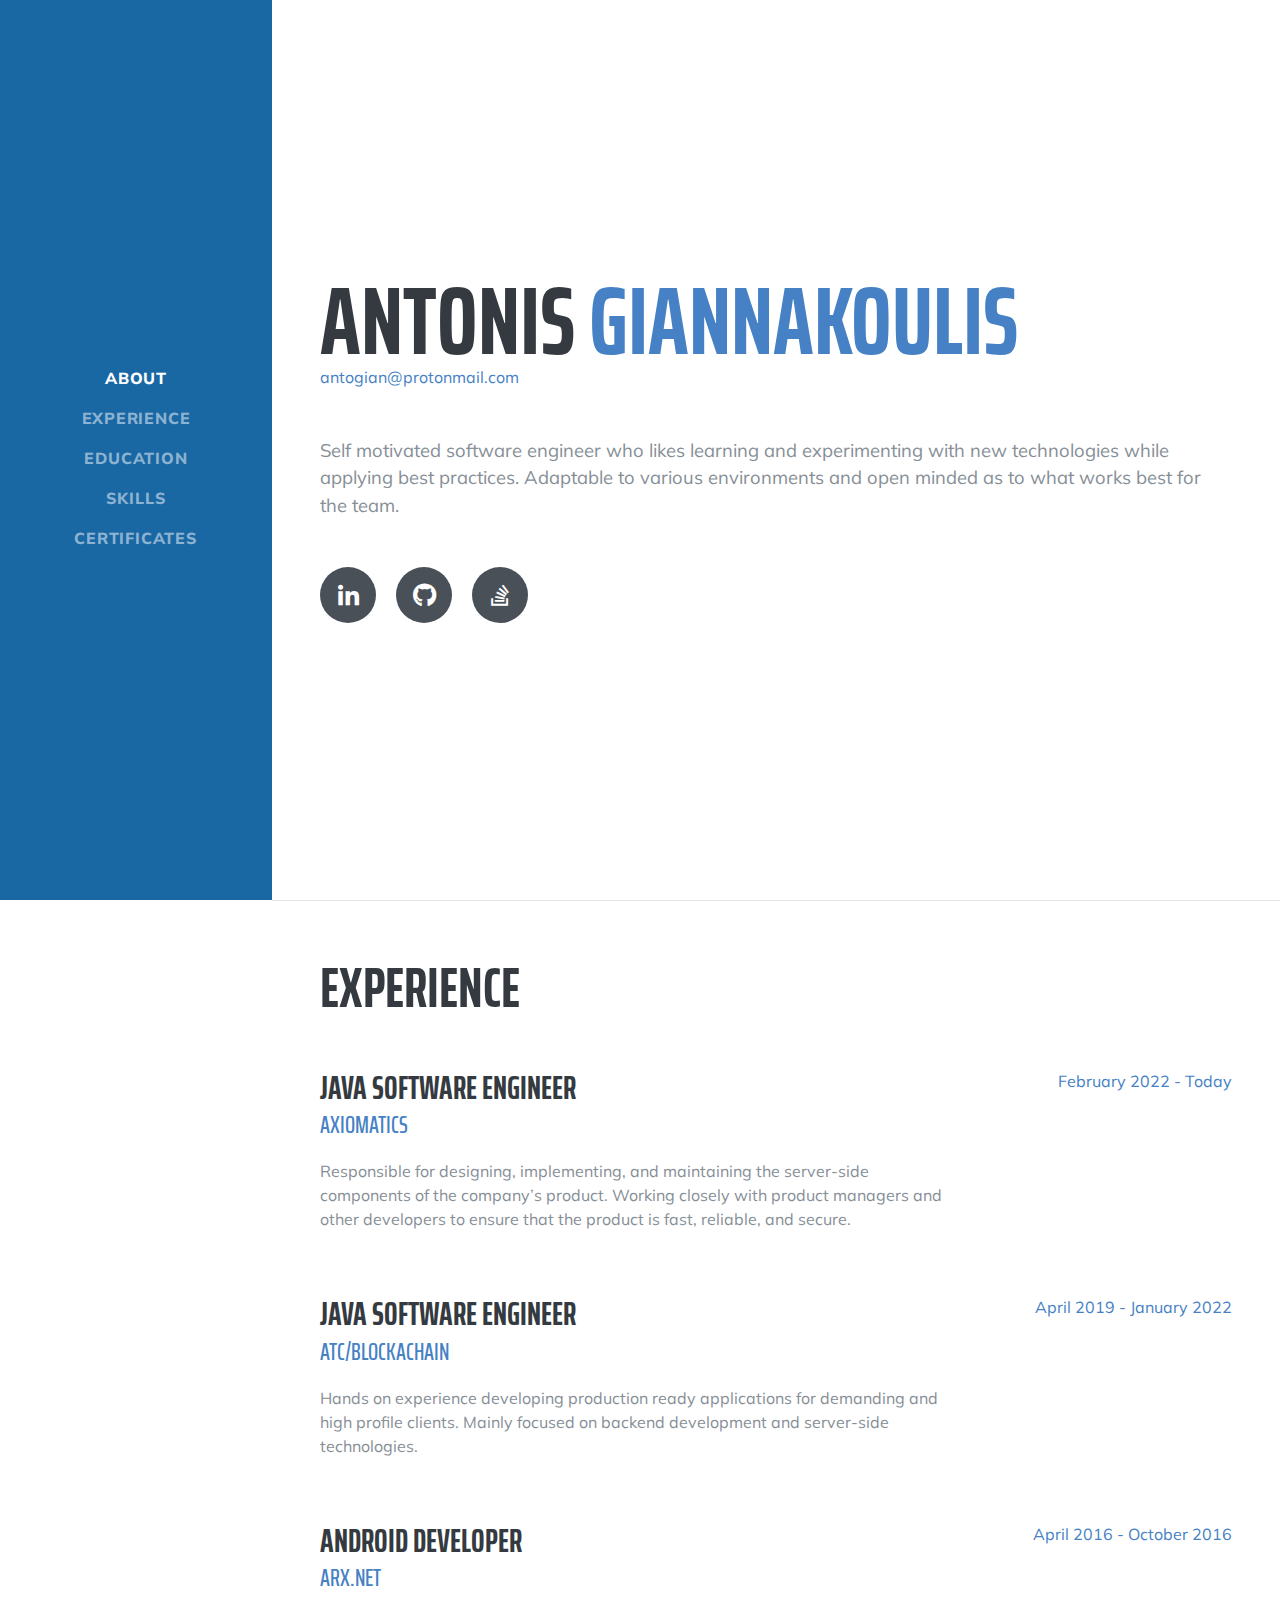
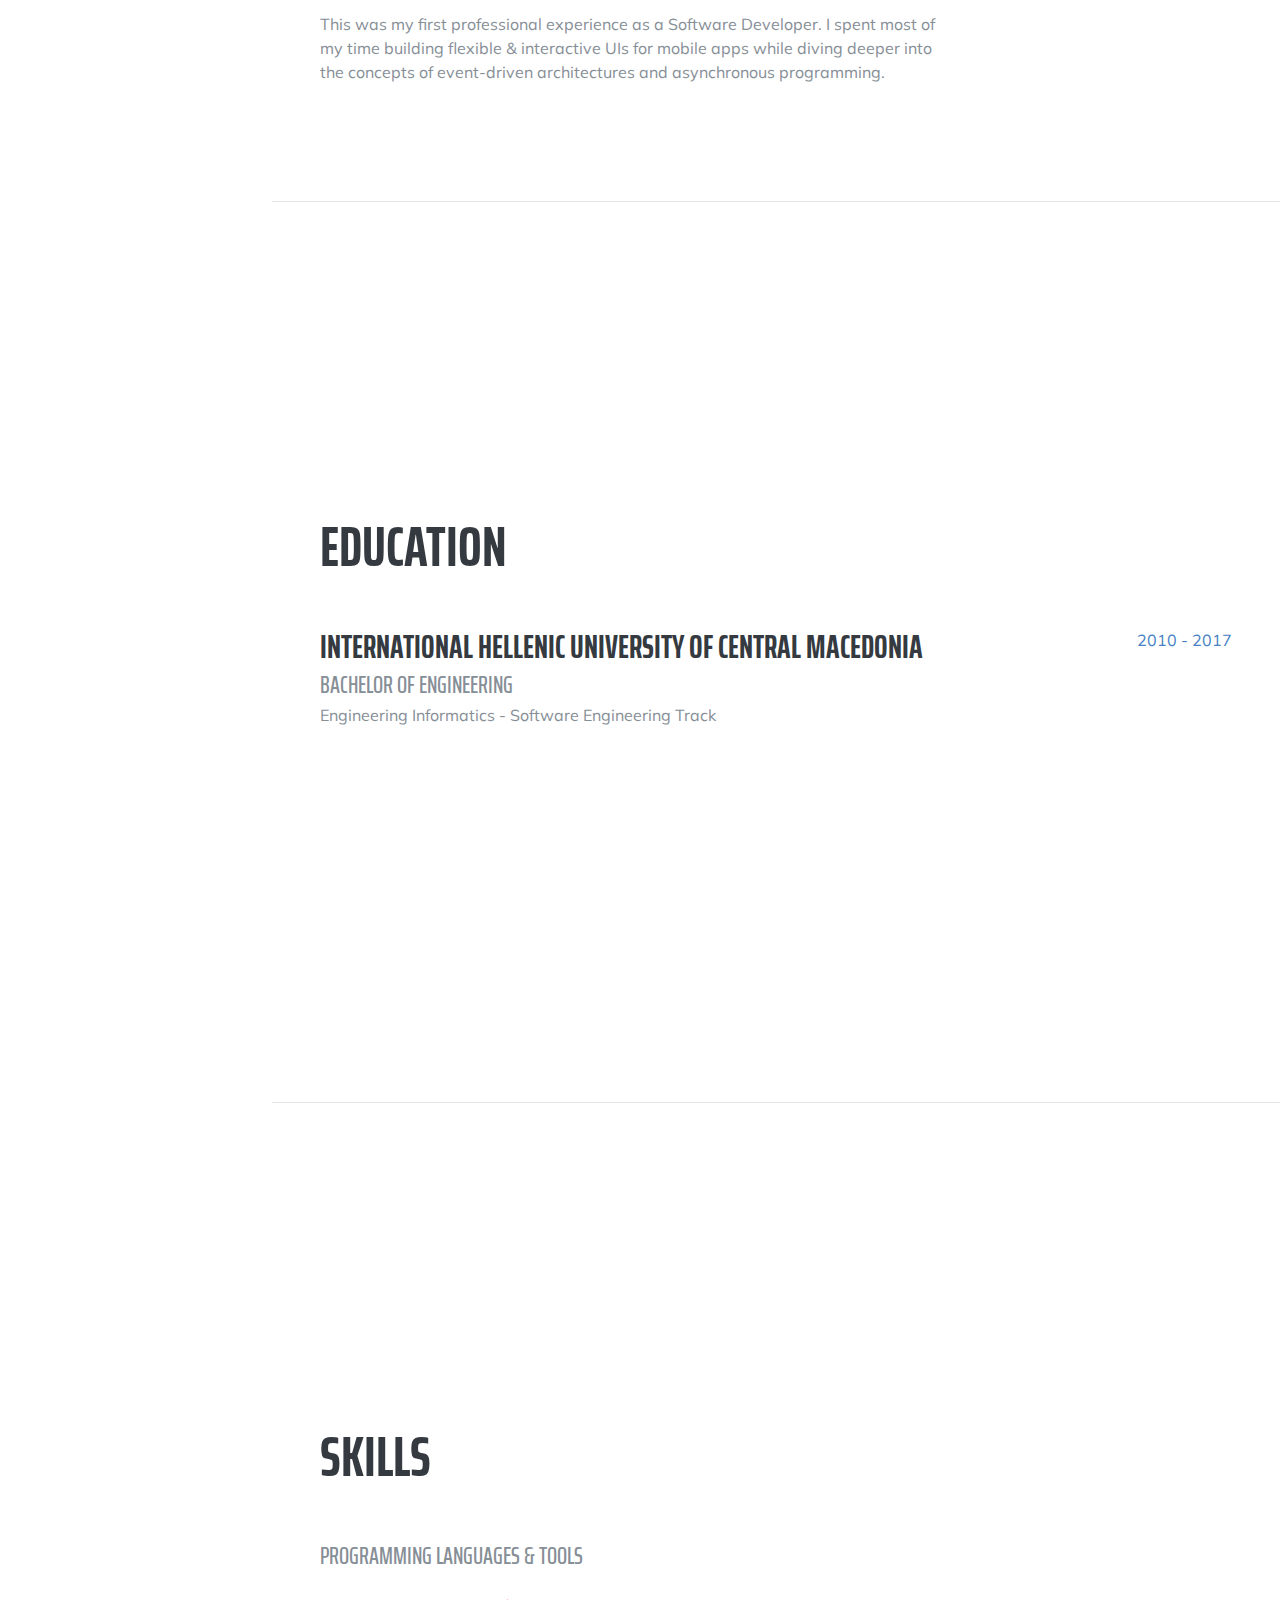
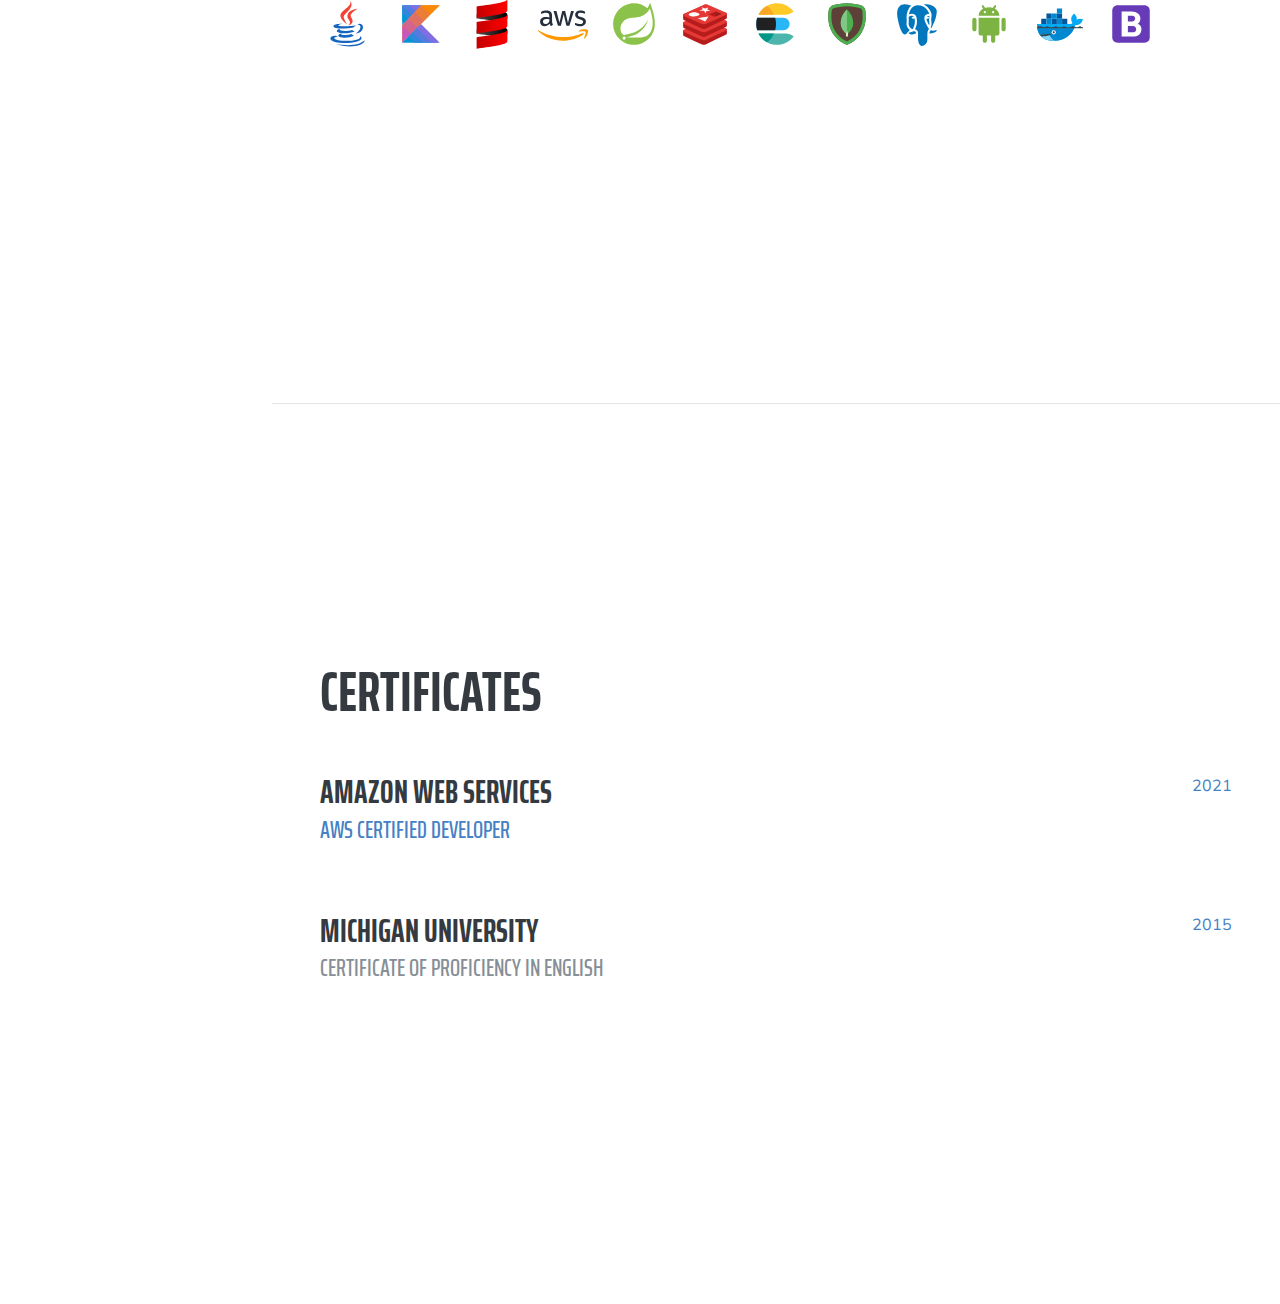
<file: index.html>
<!DOCTYPE html>
<html lang="en">

<head>
  <link rel="icon" href="img/code.png">
  
  <meta charset="utf-8">
  <meta name="viewport" content="width=device-width, initial-scale=1, shrink-to-fit=no, no-cache" >
  <meta name="description" content="no-cache">
  <meta name="author" content="no-cache">

  <title>antogian</title>


  <!-- Bootstrap core CSS -->
  <link href="myvendor/bootstrap/css/bootstrap.min.css" rel="stylesheet">

  <!-- Custom fonts for this template -->
  <link href="https://fonts.googleapis.com/css?family=Saira+Extra+Condensed:500,700" rel="stylesheet">
  <link href="https://fonts.googleapis.com/css?family=Muli:400,400i,800,800i" rel="stylesheet">
  <link href="myvendor/fontawesome-free/css/all.min.css" rel="stylesheet">

  <!-- Custom styles for this template -->
  <link href="css/resume.css" rel="stylesheet">

</head>

<body id="page-top">

<nav class="navbar navbar-expand-lg navbar-dark bg-primary fixed-top" id="sideNav">
  <a class="navbar-brand js-scroll-trigger" href="#page-top">
    <span class="d-block d-lg-none">Antonis Giannakoulis</span>
    <!--        <span class="d-none d-lg-block">-->
    <!--         <img class="img-fluid img-profile rounded-circle mx-auto mb-2" src="img/profile.jpg" alt="">-->
    <!--        </span>-->
  </a>
  <button class="navbar-toggler" type="button" data-toggle="collapse" data-target="#navbarSupportedContent" aria-controls="navbarSupportedContent" aria-expanded="false" aria-label="Toggle navigation">
    <span class="navbar-toggler-icon"></span>
  </button>
  <div class="collapse navbar-collapse" id="navbarSupportedContent">
    <ul class="navbar-nav">
      <li class="nav-item">
        <a class="nav-link js-scroll-trigger" href="#about">About</a>
      </li>
      <li class="nav-item">
        <a class="nav-link js-scroll-trigger" href="#experience">Experience</a>
      </li>
      <li class="nav-item">
        <a class="nav-link js-scroll-trigger" href="#education">Education</a>
      </li>
      <li class="nav-item">
        <a class="nav-link js-scroll-trigger" href="#skills">Skills</a>
      </li>
      <li class="nav-item">
        <a class="nav-link js-scroll-trigger" href="#certificates">Certificates</a>
      </li>
    </ul>
  </div>
</nav>

<div class="container-fluid p-0">

  <section class="resume-section p-3 p-lg-5 d-flex d-column" id="about">
    <div class="my-auto">
      <h1 class="mb-0">Antonis
        <span class="text-primary">Giannakoulis</span>
      </h1>
      <div class="mb-5">
        <a href="mailto:antogian@protonmail.com">antogian@protonmail.com</a>
      </div>
      <p class="lead mb-5">
        Self motivated software engineer who likes learning and experimenting with new technologies while applying best practices. 
		Adaptable to various environments and open minded as to what works best for the team.
      </p>
      <div class="social-icons">
        <a href="https://www.linkedin.com/in/mahalanobis">
          <i class="fab fa-linkedin-in"></i>
        </a>
        <a href="https://github.com/antogian">
          <i class="fab fa-github"></i>
        </a>
        <a href="#">
          <i class="fab fa-stack-overflow"></i>
        </a>
      </div>
    </div>
  </section>

  <hr class="m-0">

  <section class="resume-section p-3 p-lg-5 d-flex flex-column" id="experience">
    <div class="my-auto">
      <h2 class="mb-5">Experience</h2>
	  
		<div class="resume-item d-flex flex-column flex-md-row mb-5">
			<div class="resume-content mr-auto">
			  <h3 class="mb-0">Java Software Engineer</h3>
			  <div class="subheading mb-3"><a href="https://www.axiomatics.com/">Axiomatics</a></div>
			  <p>
          Responsible for designing, implementing, and maintaining the server-side components of the company’s product. Working closely with product managers and other developers to ensure that the product is fast, reliable, and secure.
			  </p>
			</div>
        
			<div class="resume-date text-md-right">
			  <span class="text-primary">February 2022 - Today</span>
			</div>

      </div>

      <div class="resume-item d-flex flex-column flex-md-row mb-5">
        <div class="resume-content mr-auto">
          <h3 class="mb-0">Java Software Engineer</h3>
          <div class="subheading mb-3"><a href="https://www.atc.gr/">ATC/Blockachain</a></div>
          <p>
			Hands on experience developing production ready applications for demanding and high profile clients. Mainly focused on backend development and server-side technologies. 
          </p>
        </div>

        <div class="resume-date text-md-right">
          <span class="text-primary">April 2019 - January 2022</span>
        </div>

      </div>
	  
	  <div class="resume-item d-flex flex-column flex-md-row mb-5">
        <div class="resume-content mr-auto">
          <h3 class="mb-0">Android Developer</h3>
          <div class="subheading mb-3"><a href="https://arx.net/">arx.net</a></div>
          <p>
            This was my first professional experience as a Software Developer. I spent most of my time building flexible & interactive UIs 
			for mobile apps while diving deeper into the concepts of event-driven architectures and asynchronous programming.
          </p>
        </div>

        <div class="resume-date text-md-right">
          <span class="text-primary">April 2016 - October 2016</span>
        </div>

      </div>

    </div>

  </section>

  <hr class="m-0">

  <section class="resume-section p-3 p-lg-5 d-flex flex-column" id="education">
    <div class="my-auto">
      <h2 class="mb-5">Education</h2>

      <div class="resume-item d-flex flex-column flex-md-row mb-5">
        <div class="resume-content mr-auto">
          <h3 class="mb-0">International Hellenic University of Central Macedonia</h3>
          <div class="subheading">Bachelor of Engineering</div>
          <div>Engineering Informatics - Software Engineering Track</div>
          <p></p>
        </div>
        <div class="resume-date text-md-right">
          <span class="text-primary">2010 - 2017</span>
        </div>
      </div>

    </div>
  </section>

  <hr class="m-0">

  <section class="resume-section p-3 p-lg-5 d-flex flex-column" id="skills">
    <div class="my-auto">
      <h2 class="mb-5">Skills</h2>

      <div class="subheading mb-3">Programming Languages &amp; Tools</div>
      <ul class="list-inline dev-icons">
        <li class="list-inline-item">
          <img id="Java" class="mb-3 devicons" src="img/icons8/icons8-java.svg" title="Java" height="55" width="55"></img>
        </li>
        <li class="list-inline-item">
          <img id="Kotlin" class="mb-3 devicons" src="img/icons8/icons8-kotlin.svg" title="Kotlin" height="50" width="50"></img>
        </li>
        <li class="list-inline-item">
          <img id="Scala" class="mb-3 devicons" src="img/scala.svg" title="Scala" height="50" width="50"></img>
        </li>
		<li class="list-inline-item">
          <img id="Amazon Web Services" class="mb-3 devicons" src="img/icons8/icons8-amazon-web-services.svg" title="Amazon Web Services" height="50" width="50"></img>
        </li>
        <li class="list-inline-item">
          <img id="Spring" class="mb-3 devicons" src="img/icons8/icons8-spring-logo.svg" title="Spring Framework" height="50" width="50"></img>
        </li>
        <li class="list-inline-item">
          <img id="Redis" class="mb-3 devicons" src="img/icons8/icons8-redis.svg" title="Redis" height="50" width="50"></img>
        </li>
        <li class="list-inline-item">
          <img id="Elasticsearch" class="mb-3 devicons" src="img/icons8/icons8-elasticsearch.svg" title="Elasticsearch" height="50" width="50"></img>
        </li>
        <li class="list-inline-item">
          <img id="MongoDB" class="mb-3 devicons" src="img/icons8/icons8-mongodb.svg" title="MongoDB" height="50" width="50"></img>
        </li>
        <li class="list-inline-item">
          <img id="PostgreSQL" class="mb-3 devicons" src="img/icons8/icons8-postgresql.svg" title="PostgreSQL" height="50" width="50"></img>
        </li>
        <li class="list-inline-item">
          <img id="Android" class="mb-3 devicons" src="img/icons8/icons8-android-os.svg" title="Android" height="50" width="50"></img>
        </li>
        <li class="list-inline-item">
          <img id="Docker" class="mb-3 devicons" src="img/icons8/icons8-docker.svg" title="Docker" height="50" width="50"></img>
        </li>
        <li class="list-inline-item">
          <img id="Bootstrap" class="mb-3 devicons" src="img/icons8/icons8-bootstrap.svg" title="Bootstrap" height="50" width="50"></img>
        </li>

      </ul>

  </section>

  <hr class="m-0">

  <section class="resume-section p-3 p-lg-5 d-flex flex-column" id="certificates">
    <div class="my-auto">
      <h2 class="mb-5">Certificates</h2>
	  
	<div class="resume-item d-flex flex-column flex-md-row mb-5">
        <div class="resume-content mr-auto">
          <h3 class="mb-0">Amazon Web Services</h3>
          <div class="subheading"><a href="https://www.credly.com/badges/95670dc0-7fe1-4268-8b2b-04ad58001995">AWS Certified Developer</a></div>
          <p></p>
        </div>
        <div class="resume-date text-md-right">
          <span class="text-primary">2021</span>
        </div>
      </div>
      <div class="resume-item d-flex flex-column flex-md-row mb-5">
        <div class="resume-content mr-auto">
          <h3 class="mb-0">Michigan University</h3>
          <div class="subheading">Certificate of Proficiency in English</div>
          <p></p>
        </div>
        <div class="resume-date text-md-right">
          <span class="text-primary">2015</span>
        </div>
      </div>

    </div>
  </section>

</div>

<!-- Bootstrap core JavaScript -->
<script src="myvendor/jquery/jquery.min.js"></script>
<script src="myvendor/bootstrap/js/bootstrap.bundle.min.js"></script>

<!-- Plugin JavaScript -->
<script src="myvendor/jquery-easing/jquery.easing.min.js"></script>

<!-- Custom scripts for this template -->
<script src="js/resume.min.js"></script>

</body>

</html>
</file>
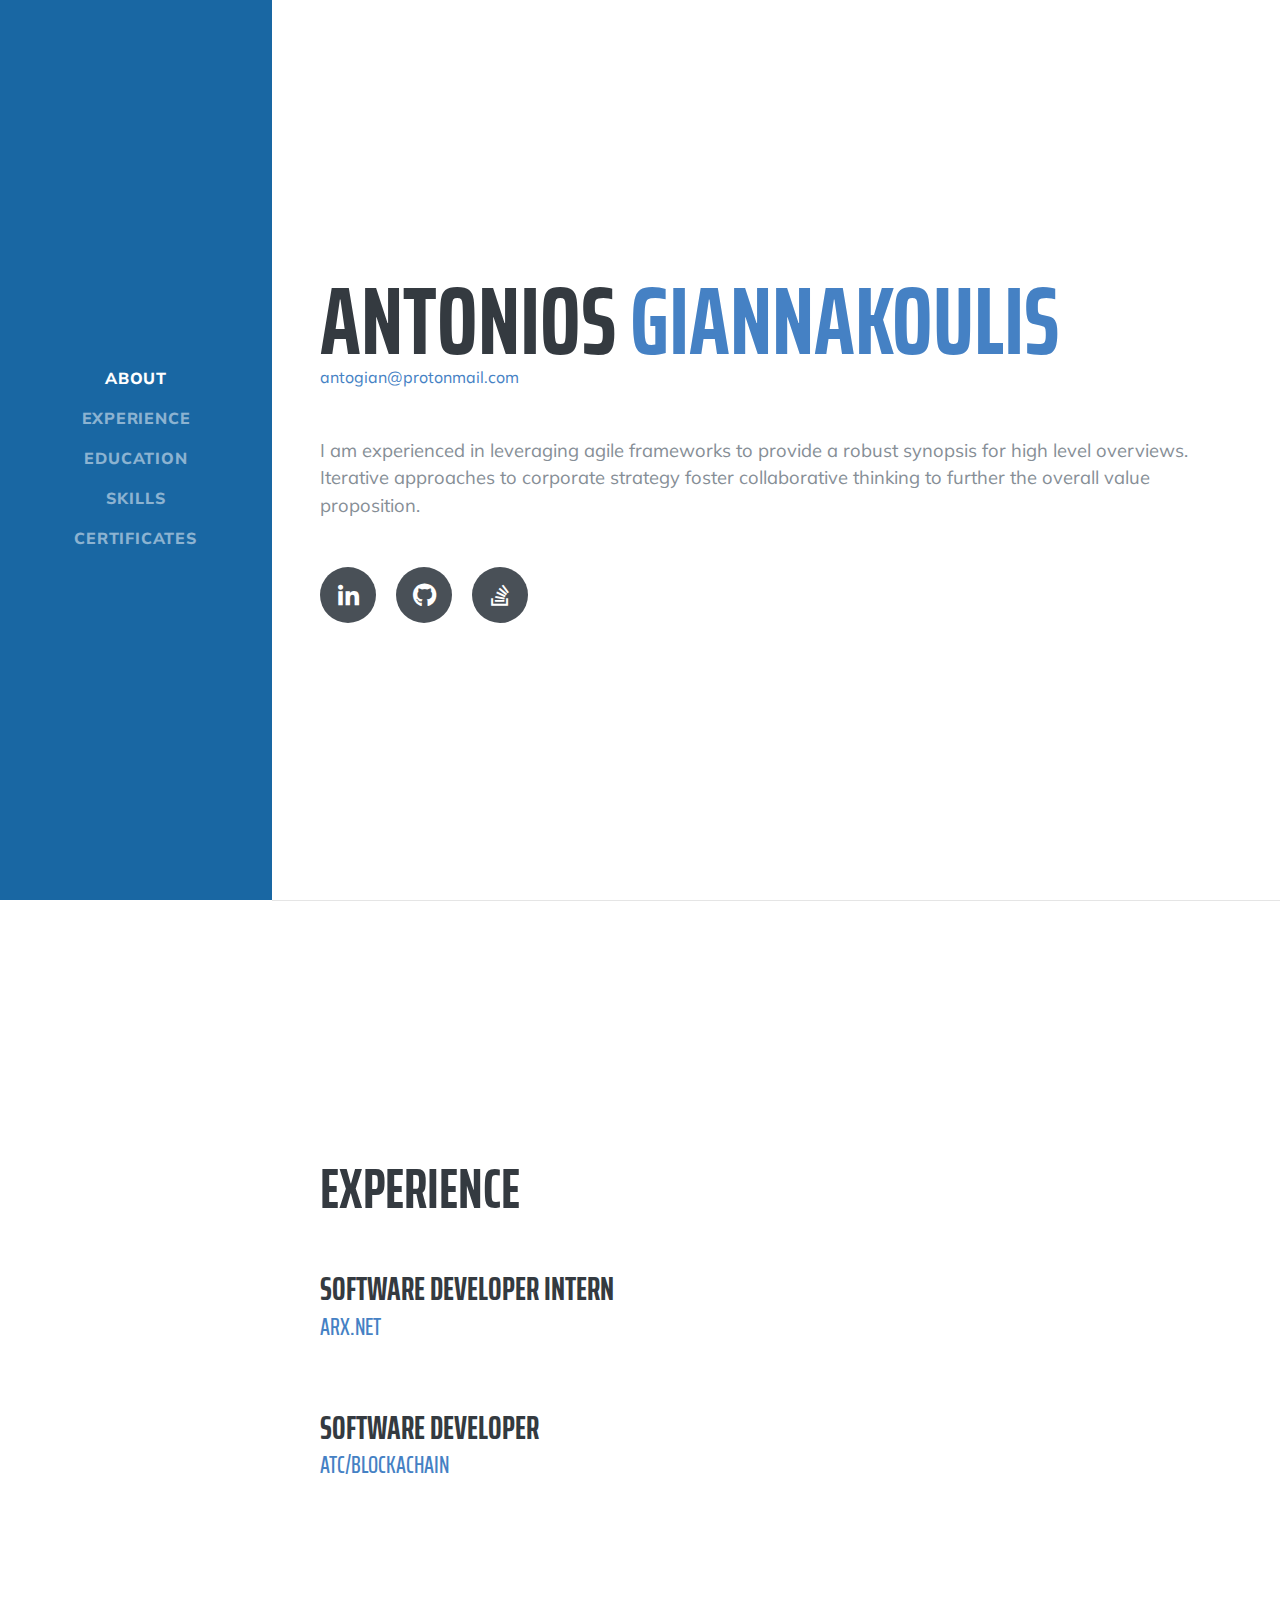
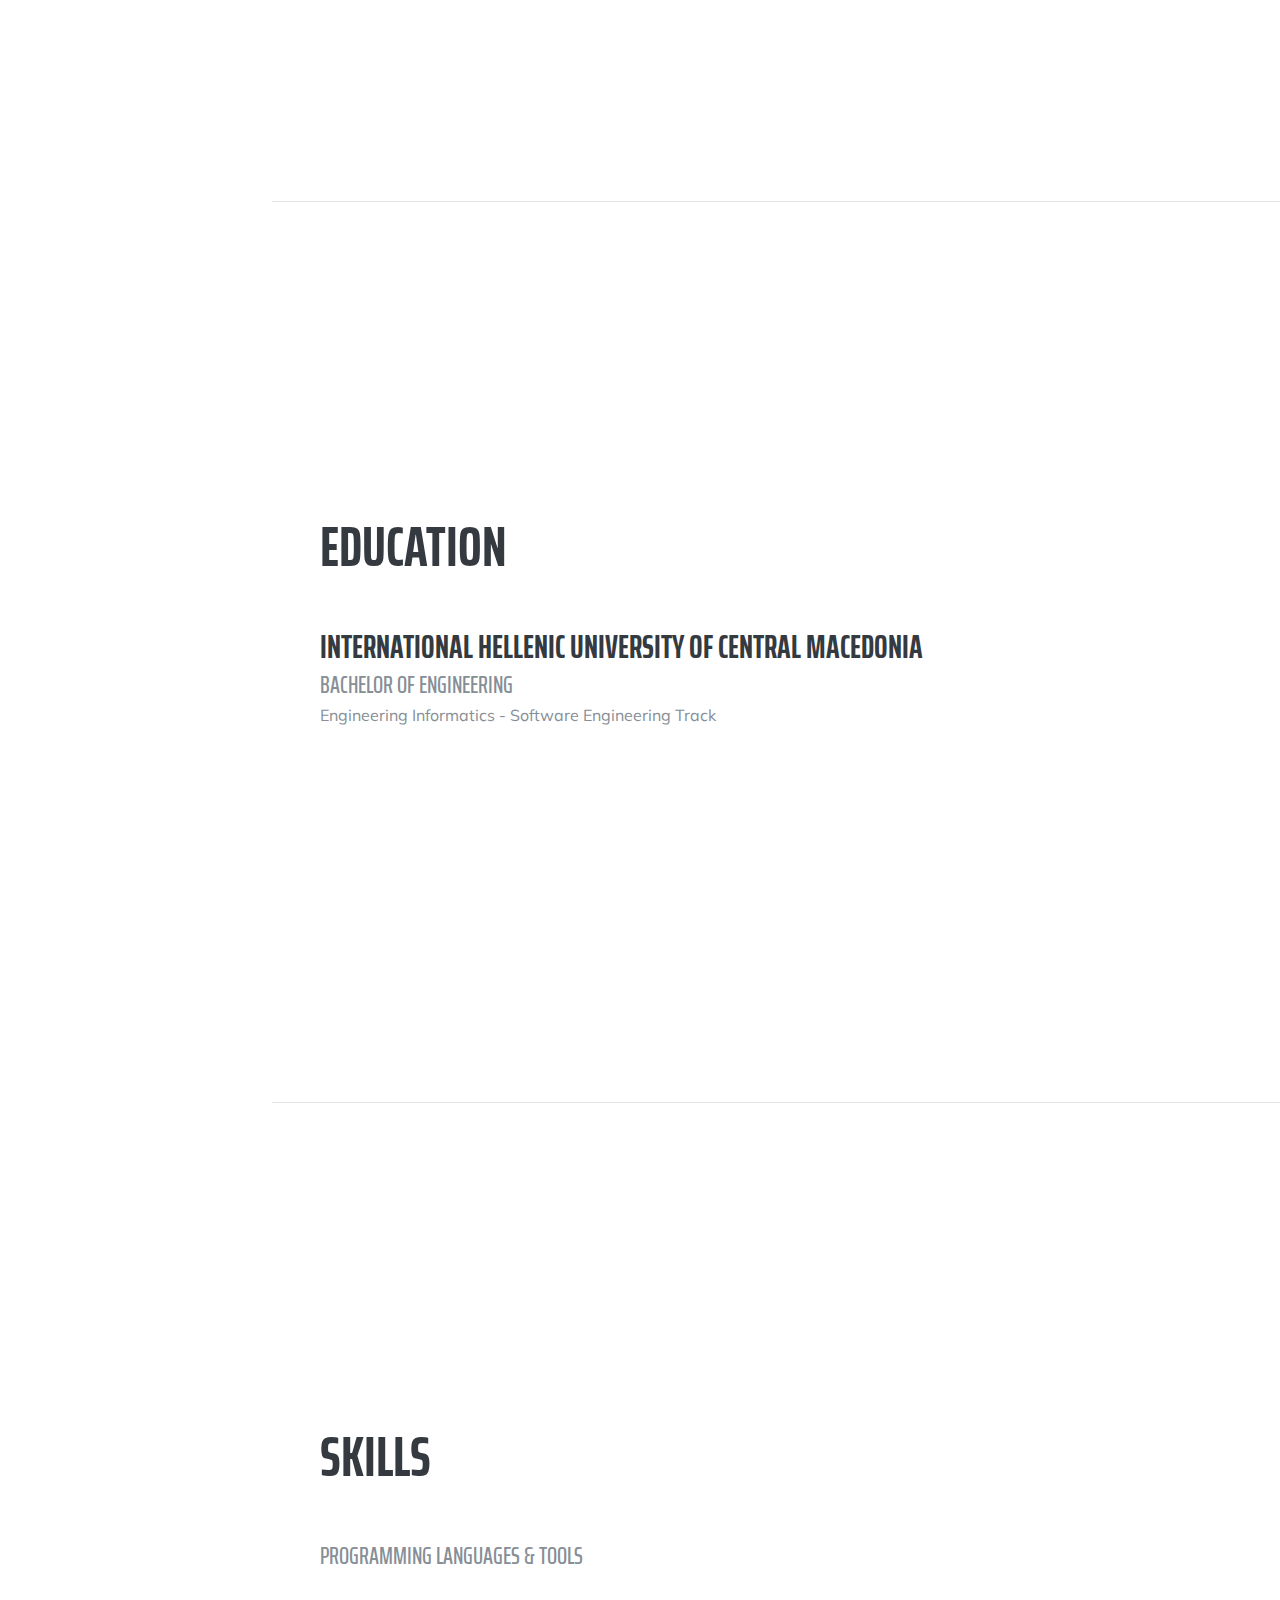
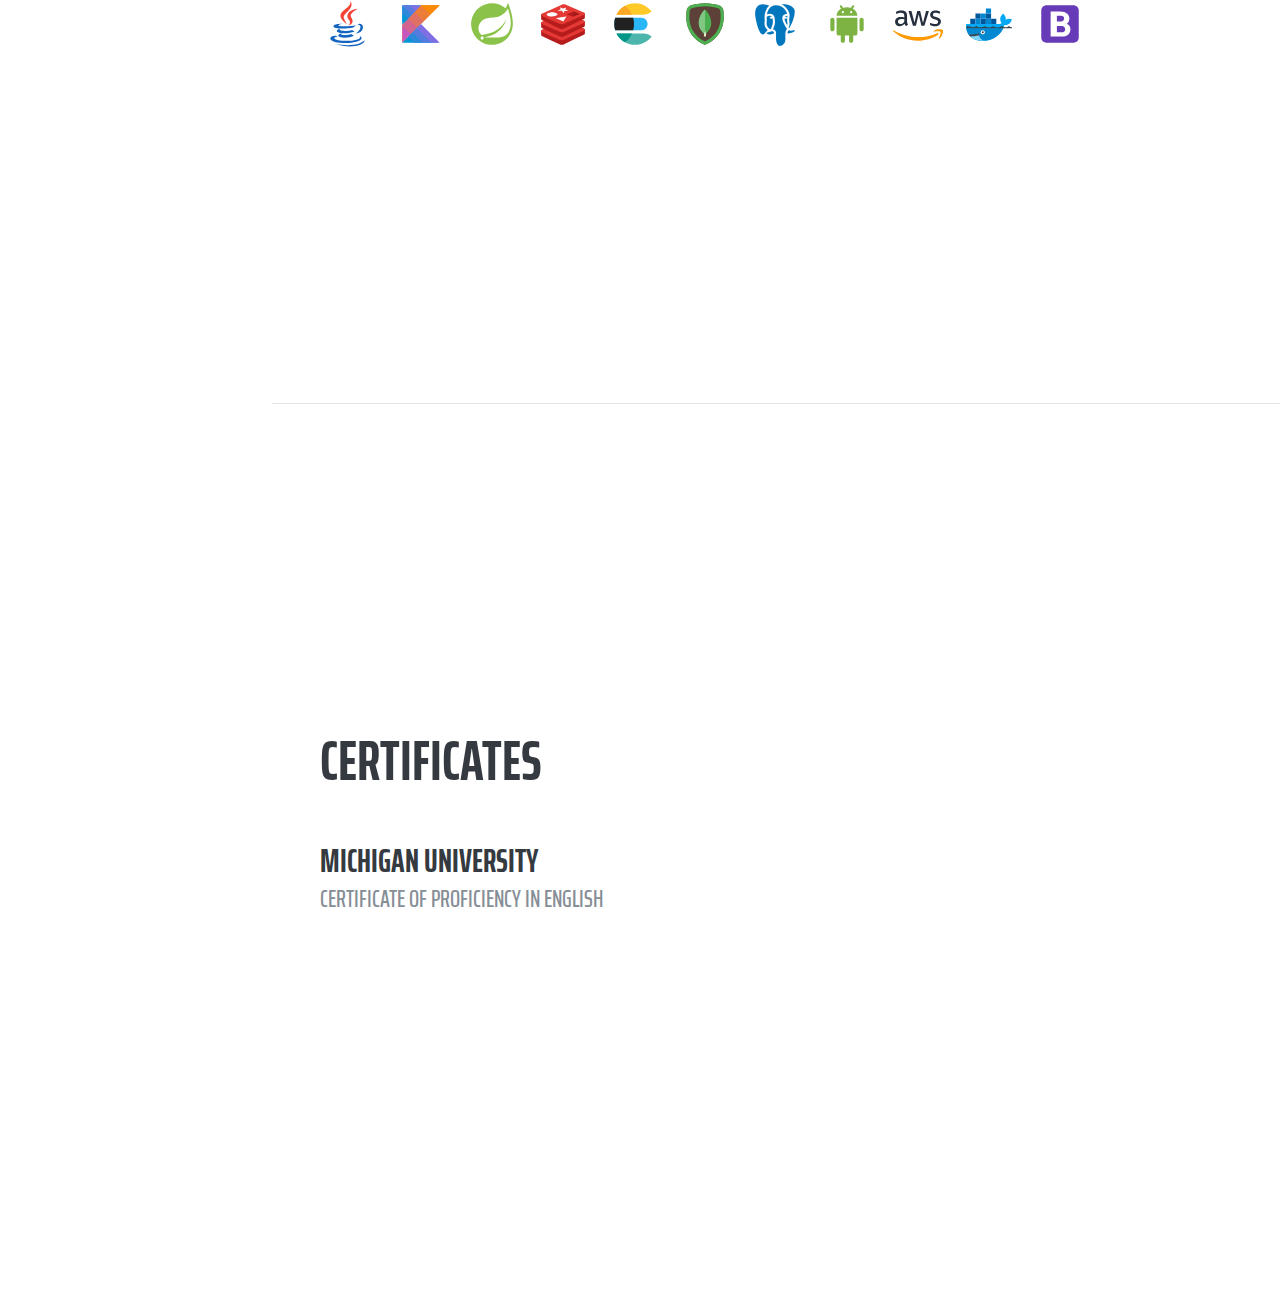
<file: home.html>
<!DOCTYPE html>
<html lang="en">

  <head>

    <meta charset="utf-8">
    <meta name="viewport" content="width=device-width, initial-scale=1, shrink-to-fit=no">
    <meta name="description" content="">
    <meta name="author" content="">

    <title>AntoGian</title>
	
	<link rel="icon" href="img/profile.jpg">

    <!-- Bootstrap core CSS -->
    <link href="myvendor/bootstrap/css/bootstrap.min.css" rel="stylesheet">

    <!-- Custom fonts for this template -->
    <link href="https://fonts.googleapis.com/css?family=Saira+Extra+Condensed:500,700" rel="stylesheet">
    <link href="https://fonts.googleapis.com/css?family=Muli:400,400i,800,800i" rel="stylesheet">
    <link href="myvendor/fontawesome-free/css/all.min.css" rel="stylesheet">

    <!-- Custom styles for this template -->
    <link href="css/resume.css" rel="stylesheet">

  </head>

  <body id="page-top">

    <nav class="navbar navbar-expand-lg navbar-dark bg-primary fixed-top" id="sideNav">
      <a class="navbar-brand js-scroll-trigger" href="#page-top">
        <span class="d-block d-lg-none">Antonios Giannakoulis</span>
<!--        <span class="d-none d-lg-block">-->
<!--         <img class="img-fluid img-profile rounded-circle mx-auto mb-2" src="img/profile.jpg" alt="">-->
<!--        </span>-->
      </a>
      <button class="navbar-toggler" type="button" data-toggle="collapse" data-target="#navbarSupportedContent" aria-controls="navbarSupportedContent" aria-expanded="false" aria-label="Toggle navigation">
        <span class="navbar-toggler-icon"></span>
      </button>
      <div class="collapse navbar-collapse" id="navbarSupportedContent">
        <ul class="navbar-nav">
          <li class="nav-item">
            <a class="nav-link js-scroll-trigger" href="#about">About</a>
          </li>
          <li class="nav-item">
            <a class="nav-link js-scroll-trigger" href="#experience">Experience</a>
          </li>
          <li class="nav-item">
            <a class="nav-link js-scroll-trigger" href="#education">Education</a>
          </li>
          <li class="nav-item">
            <a class="nav-link js-scroll-trigger" href="#skills">Skills</a>
          </li>
          <li class="nav-item">
            <a class="nav-link js-scroll-trigger" href="#certificates">Certificates</a>
          </li>
        </ul>
      </div>
    </nav>

    <div class="container-fluid p-0">

      <section class="resume-section p-3 p-lg-5 d-flex d-column" id="about">
        <div class="my-auto">
          <h1 class="mb-0">Antonios
            <span class="text-primary">Giannakoulis</span>
          </h1>
          <div class="mb-5">
            <a href="mailto:name@email.com">antogian@protonmail.com</a>
          </div>
          <p class="lead mb-5">
            I am experienced in leveraging agile frameworks to provide a robust synopsis for high level overviews.
            Iterative approaches to corporate strategy foster collaborative thinking to further the overall value proposition.
          </p>
          <div class="social-icons">
            <a href="https://www.linkedin.com/in/antonis-giannakoulis-290471112">
              <i class="fab fa-linkedin-in"></i>
            </a>
            <a href="https://github.com/antogian">
              <i class="fab fa-github"></i>
            </a>
            <a href="#">
              <i class="fab fa-stack-overflow"></i>
            </a>
          </div>
        </div>
      </section>

      <hr class="m-0">

      <section class="resume-section p-3 p-lg-5 d-flex flex-column" id="experience">
        <div class="my-auto">
          <h2 class="mb-5">Experience</h2>

          <div class="resume-item d-flex flex-column flex-md-row mb-5">
            <div class="resume-content mr-auto">
              <h3 class="mb-0">Software Developer Intern</h3>
              <div class="subheading mb-3"><a href="https://arx.net/">arx.net</a></div>
              <p>
<!--				  I spend 6 months in this internship and it was my first professional experience as a software developer. Projects were usually assigned to 3-4 developers, -->
<!--				  so teamwork was big part of the job. I spend most of my time as an Android app developer.-->
			  </p>
            </div>

            <div class="resume-date text-md-right">
              <span class="text-primary"></span>
            </div>

          </div>


          <div class="resume-item d-flex flex-column flex-md-row mb-5">
            <div class="resume-content mr-auto">
              <h3 class="mb-0">Software Developer</h3>
              <div class="subheading mb-3"><a href="https://www.blockachain.gr/">ATC/Blockachain</a></div>
              <p>

              </p>
            </div>

            <div class="resume-date text-md-right">
              <span class="text-primary"></span>
            </div>

          </div>

        </div>

      </section>

      <hr class="m-0">

      <section class="resume-section p-3 p-lg-5 d-flex flex-column" id="education">
        <div class="my-auto">
          <h2 class="mb-5">Education</h2>

          <div class="resume-item d-flex flex-column flex-md-row mb-5">
            <div class="resume-content mr-auto">
              <h3 class="mb-0">International Hellenic University of Central Macedonia</h3>
              <div class="subheading">Bachelor of Engineering</div>
              <div>Engineering Informatics - Software Engineering Track</div>
              <p></p>
            </div>
            <div class="resume-date text-md-right">
              <span class="text-primary"></span>
            </div>
          </div>

        </div>
      </section>

      <hr class="m-0">

      <section class="resume-section p-3 p-lg-5 d-flex flex-column" id="skills">
        <div class="my-auto">
          <h2 class="mb-5">Skills</h2>

          <div class="subheading mb-3">Programming Languages &amp; Tools</div>
          <ul class="list-inline dev-icons">
			<li class="list-inline-item">
              <img id="Java" class="mb-3 devicons" src="img/icons8/icons8-java.svg" title="Java" height="55" width="55"></img>
            </li>
			<li class="list-inline-item">
              <img id="Kotlin" class="mb-3 devicons" src="img/icons8/icons8-kotlin.svg" title="Kotlin" height="50" width="50"></img>
            </li>
			<li class="list-inline-item">
              <img id="Spring Boot" class="mb-3 devicons" src="img/icons8/icons8-spring-logo.svg" title="Spring Boot" height="50" width="50"></img>
            </li>
			<li class="list-inline-item">
              <img id="Redis" class="mb-3 devicons" src="img/icons8/icons8-redis.svg" title="Redis" height="50" width="50"></img>
            </li>
			<li class="list-inline-item">
              <img id="Elasticsearch" class="mb-3 devicons" src="img/icons8/icons8-elasticsearch.svg" title="Elasticsearch" height="50" width="50"></img>
            </li>
			<li class="list-inline-item">
              <img id="MongoDB" class="mb-3 devicons" src="img/icons8/icons8-mongodb.svg" title="MongoDB" height="50" width="50"></img>
            </li>
			<li class="list-inline-item">
              <img id="PostgreSQL" class="mb-3 devicons" src="img/icons8/icons8-postgresql.svg" title="PostgreSQL" height="50" width="50"></img>
            </li>
			<li class="list-inline-item">
              <img id="Android" class="mb-3 devicons" src="img/icons8/icons8-android-os.svg" title="Android" height="50" width="50"></img>
            </li>
			<li class="list-inline-item">
				<img id="Amazon Web Services" class="mb-3 devicons" src="img/icons8/icons8-amazon-web-services.svg" title="Amazon Web Services" height="50" width="50"></img>
            </li>
			<li class="list-inline-item">
              <img id="Docker" class="mb-3 devicons" src="img/icons8/icons8-docker.svg" title="Docker" height="50" width="50"></img>
            </li>
			<li class="list-inline-item">
              <img id="Bootstrap" class="mb-3 devicons" src="img/icons8/icons8-bootstrap.svg" title="Bootstrap" height="50" width="50"></img>
            </li>

          </ul>
		  
      </section>

      <hr class="m-0">

      <section class="resume-section p-3 p-lg-5 d-flex flex-column" id="certificates">
        <div class="my-auto">
          <h2 class="mb-5">Certificates</h2>

          <div class="resume-item d-flex flex-column flex-md-row mb-5">
            <div class="resume-content mr-auto">
              <h3 class="mb-0">Michigan University</h3>
              <div class="subheading">Certificate of Proficiency in English</div>
              <p></p>
            </div>
            <div class="resume-date text-md-right">
              <span class="text-primary"></span>
            </div>
          </div>

        </div>
      </section>

    </div>

    <!-- Bootstrap core JavaScript -->
    <script src="myvendor/jquery/jquery.min.js"></script>
    <script src="myvendor/bootstrap/js/bootstrap.bundle.min.js"></script>

    <!-- Plugin JavaScript -->
    <script src="myvendor/jquery-easing/jquery.easing.min.js"></script>

    <!-- Custom scripts for this template -->
    <script src="js/resume.min.js"></script>

  </body>

</html>
</file>
<file: myvendor/fontawesome-free/css/all.min.css>
/*!
 * Font Awesome Free 5.3.1 by @fontawesome - https://fontawesome.com
 * License - https://fontawesome.com/license/free (Icons: CC BY 4.0, Fonts: SIL OFL 1.1, Code: MIT License)
 */
.fa,.fab,.fal,.far,.fas{-moz-osx-font-smoothing:grayscale;-webkit-font-smoothing:antialiased;display:inline-block;font-style:normal;font-variant:normal;text-rendering:auto;line-height:1}.fa-lg{font-size:1.33333em;line-height:.75em;vertical-align:-.0667em}.fa-xs{font-size:.75em}.fa-sm{font-size:.875em}.fa-1x{font-size:1em}.fa-2x{font-size:2em}.fa-3x{font-size:3em}.fa-4x{font-size:4em}.fa-5x{font-size:5em}.fa-6x{font-size:6em}.fa-7x{font-size:7em}.fa-8x{font-size:8em}.fa-9x{font-size:9em}.fa-10x{font-size:10em}.fa-fw{text-align:center;width:1.25em}.fa-ul{list-style-type:none;margin-left:2.5em;padding-left:0}.fa-ul>li{position:relative}.fa-li{left:-2em;position:absolute;text-align:center;width:2em;line-height:inherit}.fa-border{border:.08em solid #eee;border-radius:.1em;padding:.2em .25em .15em}.fa-pull-left{float:left}.fa-pull-right{float:right}.fa.fa-pull-left,.fab.fa-pull-left,.fal.fa-pull-left,.far.fa-pull-left,.fas.fa-pull-left{margin-right:.3em}.fa.fa-pull-right,.fab.fa-pull-right,.fal.fa-pull-right,.far.fa-pull-right,.fas.fa-pull-right{margin-left:.3em}.fa-spin{animation:fa-spin 2s infinite linear}.fa-pulse{animation:fa-spin 1s infinite steps(8)}@keyframes fa-spin{0%{transform:rotate(0deg)}to{transform:rotate(1turn)}}.fa-rotate-90{-ms-filter:"progid:DXImageTransform.Microsoft.BasicImage(rotation=1)";transform:rotate(90deg)}.fa-rotate-180{-ms-filter:"progid:DXImageTransform.Microsoft.BasicImage(rotation=2)";transform:rotate(180deg)}.fa-rotate-270{-ms-filter:"progid:DXImageTransform.Microsoft.BasicImage(rotation=3)";transform:rotate(270deg)}.fa-flip-horizontal{-ms-filter:"progid:DXImageTransform.Microsoft.BasicImage(rotation=0, mirror=1)";transform:scaleX(-1)}.fa-flip-vertical{transform:scaleY(-1)}.fa-flip-horizontal.fa-flip-vertical,.fa-flip-vertical{-ms-filter:"progid:DXImageTransform.Microsoft.BasicImage(rotation=2, mirror=1)"}.fa-flip-horizontal.fa-flip-vertical{transform:scale(-1)}:root .fa-flip-horizontal,:root .fa-flip-vertical,:root .fa-rotate-90,:root .fa-rotate-180,:root .fa-rotate-270{-webkit-filter:none;filter:none}.fa-stack{display:inline-block;height:2em;line-height:2em;position:relative;vertical-align:middle;width:2em}.fa-stack-1x,.fa-stack-2x{left:0;position:absolute;text-align:center;width:100%}.fa-stack-1x{line-height:inherit}.fa-stack-2x{font-size:2em}.fa-inverse{color:#fff}.fa-500px:before{content:"\f26e"}.fa-accessible-icon:before{content:"\f368"}.fa-accusoft:before{content:"\f369"}.fa-ad:before{content:"\f641"}.fa-address-book:before{content:"\f2b9"}.fa-address-card:before{content:"\f2bb"}.fa-adjust:before{content:"\f042"}.fa-adn:before{content:"\f170"}.fa-adversal:before{content:"\f36a"}.fa-affiliatetheme:before{content:"\f36b"}.fa-air-freshener:before{content:"\f5d0"}.fa-algolia:before{content:"\f36c"}.fa-align-center:before{content:"\f037"}.fa-align-justify:before{content:"\f039"}.fa-align-left:before{content:"\f036"}.fa-align-right:before{content:"\f038"}.fa-alipay:before{content:"\f642"}.fa-allergies:before{content:"\f461"}.fa-amazon:before{content:"\f270"}.fa-amazon-pay:before{content:"\f42c"}.fa-ambulance:before{content:"\f0f9"}.fa-american-sign-language-interpreting:before{content:"\f2a3"}.fa-amilia:before{content:"\f36d"}.fa-anchor:before{content:"\f13d"}.fa-android:before{content:"\f17b"}.fa-angellist:before{content:"\f209"}.fa-angle-double-down:before{content:"\f103"}.fa-angle-double-left:before{content:"\f100"}.fa-angle-double-right:before{content:"\f101"}.fa-angle-double-up:before{content:"\f102"}.fa-angle-down:before{content:"\f107"}.fa-angle-left:before{content:"\f104"}.fa-angle-right:before{content:"\f105"}.fa-angle-up:before{content:"\f106"}.fa-angry:before{content:"\f556"}.fa-angrycreative:before{content:"\f36e"}.fa-angular:before{content:"\f420"}.fa-ankh:before{content:"\f644"}.fa-app-store:before{content:"\f36f"}.fa-app-store-ios:before{content:"\f370"}.fa-apper:before{content:"\f371"}.fa-apple:before{content:"\f179"}.fa-apple-alt:before{content:"\f5d1"}.fa-apple-pay:before{content:"\f415"}.fa-archive:before{content:"\f187"}.fa-archway:before{content:"\f557"}.fa-arrow-alt-circle-down:before{content:"\f358"}.fa-arrow-alt-circle-left:before{content:"\f359"}.fa-arrow-alt-circle-right:before{content:"\f35a"}.fa-arrow-alt-circle-up:before{content:"\f35b"}.fa-arrow-circle-down:before{content:"\f0ab"}.fa-arrow-circle-left:before{content:"\f0a8"}.fa-arrow-circle-right:before{content:"\f0a9"}.fa-arrow-circle-up:before{content:"\f0aa"}.fa-arrow-down:before{content:"\f063"}.fa-arrow-left:before{content:"\f060"}.fa-arrow-right:before{content:"\f061"}.fa-arrow-up:before{content:"\f062"}.fa-arrows-alt:before{content:"\f0b2"}.fa-arrows-alt-h:before{content:"\f337"}.fa-arrows-alt-v:before{content:"\f338"}.fa-assistive-listening-systems:before{content:"\f2a2"}.fa-asterisk:before{content:"\f069"}.fa-asymmetrik:before{content:"\f372"}.fa-at:before{content:"\f1fa"}.fa-atlas:before{content:"\f558"}.fa-atom:before{content:"\f5d2"}.fa-audible:before{content:"\f373"}.fa-audio-description:before{content:"\f29e"}.fa-autoprefixer:before{content:"\f41c"}.fa-avianex:before{content:"\f374"}.fa-aviato:before{content:"\f421"}.fa-award:before{content:"\f559"}.fa-aws:before{content:"\f375"}.fa-backspace:before{content:"\f55a"}.fa-backward:before{content:"\f04a"}.fa-balance-scale:before{content:"\f24e"}.fa-ban:before{content:"\f05e"}.fa-band-aid:before{content:"\f462"}.fa-bandcamp:before{content:"\f2d5"}.fa-barcode:before{content:"\f02a"}.fa-bars:before{content:"\f0c9"}.fa-baseball-ball:before{content:"\f433"}.fa-basketball-ball:before{content:"\f434"}.fa-bath:before{content:"\f2cd"}.fa-battery-empty:before{content:"\f244"}.fa-battery-full:before{content:"\f240"}.fa-battery-half:before{content:"\f242"}.fa-battery-quarter:before{content:"\f243"}.fa-battery-three-quarters:before{content:"\f241"}.fa-bed:before{content:"\f236"}.fa-beer:before{content:"\f0fc"}.fa-behance:before{content:"\f1b4"}.fa-behance-square:before{content:"\f1b5"}.fa-bell:before{content:"\f0f3"}.fa-bell-slash:before{content:"\f1f6"}.fa-bezier-curve:before{content:"\f55b"}.fa-bible:before{content:"\f647"}.fa-bicycle:before{content:"\f206"}.fa-bimobject:before{content:"\f378"}.fa-binoculars:before{content:"\f1e5"}.fa-birthday-cake:before{content:"\f1fd"}.fa-bitbucket:before{content:"\f171"}.fa-bitcoin:before{content:"\f379"}.fa-bity:before{content:"\f37a"}.fa-black-tie:before{content:"\f27e"}.fa-blackberry:before{content:"\f37b"}.fa-blender:before{content:"\f517"}.fa-blind:before{content:"\f29d"}.fa-blogger:before{content:"\f37c"}.fa-blogger-b:before{content:"\f37d"}.fa-bluetooth:before{content:"\f293"}.fa-bluetooth-b:before{content:"\f294"}.fa-bold:before{content:"\f032"}.fa-bolt:before{content:"\f0e7"}.fa-bomb:before{content:"\f1e2"}.fa-bone:before{content:"\f5d7"}.fa-bong:before{content:"\f55c"}.fa-book:before{content:"\f02d"}.fa-book-open:before{content:"\f518"}.fa-book-reader:before{content:"\f5da"}.fa-bookmark:before{content:"\f02e"}.fa-bowling-ball:before{content:"\f436"}.fa-box:before{content:"\f466"}.fa-box-open:before{content:"\f49e"}.fa-boxes:before{content:"\f468"}.fa-braille:before{content:"\f2a1"}.fa-brain:before{content:"\f5dc"}.fa-briefcase:before{content:"\f0b1"}.fa-briefcase-medical:before{content:"\f469"}.fa-broadcast-tower:before{content:"\f519"}.fa-broom:before{content:"\f51a"}.fa-brush:before{content:"\f55d"}.fa-btc:before{content:"\f15a"}.fa-bug:before{content:"\f188"}.fa-building:before{content:"\f1ad"}.fa-bullhorn:before{content:"\f0a1"}.fa-bullseye:before{content:"\f140"}.fa-burn:before{content:"\f46a"}.fa-buromobelexperte:before{content:"\f37f"}.fa-bus:before{content:"\f207"}.fa-bus-alt:before{content:"\f55e"}.fa-business-time:before{content:"\f64a"}.fa-buysellads:before{content:"\f20d"}.fa-calculator:before{content:"\f1ec"}.fa-calendar:before{content:"\f133"}.fa-calendar-alt:before{content:"\f073"}.fa-calendar-check:before{content:"\f274"}.fa-calendar-minus:before{content:"\f272"}.fa-calendar-plus:before{content:"\f271"}.fa-calendar-times:before{content:"\f273"}.fa-camera:before{content:"\f030"}.fa-camera-retro:before{content:"\f083"}.fa-cannabis:before{content:"\f55f"}.fa-capsules:before{content:"\f46b"}.fa-car:before{content:"\f1b9"}.fa-car-alt:before{content:"\f5de"}.fa-car-battery:before{content:"\f5df"}.fa-car-crash:before{content:"\f5e1"}.fa-car-side:before{content:"\f5e4"}.fa-caret-down:before{content:"\f0d7"}.fa-caret-left:before{content:"\f0d9"}.fa-caret-right:before{content:"\f0da"}.fa-caret-square-down:before{content:"\f150"}.fa-caret-square-left:before{content:"\f191"}.fa-caret-square-right:before{content:"\f152"}.fa-caret-square-up:before{content:"\f151"}.fa-caret-up:before{content:"\f0d8"}.fa-cart-arrow-down:before{content:"\f218"}.fa-cart-plus:before{content:"\f217"}.fa-cc-amazon-pay:before{content:"\f42d"}.fa-cc-amex:before{content:"\f1f3"}.fa-cc-apple-pay:before{content:"\f416"}.fa-cc-diners-club:before{content:"\f24c"}.fa-cc-discover:before{content:"\f1f2"}.fa-cc-jcb:before{content:"\f24b"}.fa-cc-mastercard:before{content:"\f1f1"}.fa-cc-paypal:before{content:"\f1f4"}.fa-cc-stripe:before{content:"\f1f5"}.fa-cc-visa:before{content:"\f1f0"}.fa-centercode:before{content:"\f380"}.fa-certificate:before{content:"\f0a3"}.fa-chalkboard:before{content:"\f51b"}.fa-chalkboard-teacher:before{content:"\f51c"}.fa-charging-station:before{content:"\f5e7"}.fa-chart-area:before{content:"\f1fe"}.fa-chart-bar:before{content:"\f080"}.fa-chart-line:before{content:"\f201"}.fa-chart-pie:before{content:"\f200"}.fa-check:before{content:"\f00c"}.fa-check-circle:before{content:"\f058"}.fa-check-double:before{content:"\f560"}.fa-check-square:before{content:"\f14a"}.fa-chess:before{content:"\f439"}.fa-chess-bishop:before{content:"\f43a"}.fa-chess-board:before{content:"\f43c"}.fa-chess-king:before{content:"\f43f"}.fa-chess-knight:before{content:"\f441"}.fa-chess-pawn:before{content:"\f443"}.fa-chess-queen:before{content:"\f445"}.fa-chess-rook:before{content:"\f447"}.fa-chevron-circle-down:before{content:"\f13a"}.fa-chevron-circle-left:before{content:"\f137"}.fa-chevron-circle-right:before{content:"\f138"}.fa-chevron-circle-up:before{content:"\f139"}.fa-chevron-down:before{content:"\f078"}.fa-chevron-left:before{content:"\f053"}.fa-chevron-right:before{content:"\f054"}.fa-chevron-up:before{content:"\f077"}.fa-child:before{content:"\f1ae"}.fa-chrome:before{content:"\f268"}.fa-church:before{content:"\f51d"}.fa-circle:before{content:"\f111"}.fa-circle-notch:before{content:"\f1ce"}.fa-city:before{content:"\f64f"}.fa-clipboard:before{content:"\f328"}.fa-clipboard-check:before{content:"\f46c"}.fa-clipboard-list:before{content:"\f46d"}.fa-clock:before{content:"\f017"}.fa-clone:before{content:"\f24d"}.fa-closed-captioning:before{content:"\f20a"}.fa-cloud:before{content:"\f0c2"}.fa-cloud-download-alt:before{content:"\f381"}.fa-cloud-upload-alt:before{content:"\f382"}.fa-cloudscale:before{content:"\f383"}.fa-cloudsmith:before{content:"\f384"}.fa-cloudversify:before{content:"\f385"}.fa-cocktail:before{content:"\f561"}.fa-code:before{content:"\f121"}.fa-code-branch:before{content:"\f126"}.fa-codepen:before{content:"\f1cb"}.fa-codiepie:before{content:"\f284"}.fa-coffee:before{content:"\f0f4"}.fa-cog:before{content:"\f013"}.fa-cogs:before{content:"\f085"}.fa-coins:before{content:"\f51e"}.fa-columns:before{content:"\f0db"}.fa-comment:before{content:"\f075"}.fa-comment-alt:before{content:"\f27a"}.fa-comment-dollar:before{content:"\f651"}.fa-comment-dots:before{content:"\f4ad"}.fa-comment-slash:before{content:"\f4b3"}.fa-comments:before{content:"\f086"}.fa-comments-dollar:before{content:"\f653"}.fa-compact-disc:before{content:"\f51f"}.fa-compass:before{content:"\f14e"}.fa-compress:before{content:"\f066"}.fa-concierge-bell:before{content:"\f562"}.fa-connectdevelop:before{content:"\f20e"}.fa-contao:before{content:"\f26d"}.fa-cookie:before{content:"\f563"}.fa-cookie-bite:before{content:"\f564"}.fa-copy:before{content:"\f0c5"}.fa-copyright:before{content:"\f1f9"}.fa-couch:before{content:"\f4b8"}.fa-cpanel:before{content:"\f388"}.fa-creative-commons:before{content:"\f25e"}.fa-creative-commons-by:before{content:"\f4e7"}.fa-creative-commons-nc:before{content:"\f4e8"}.fa-creative-commons-nc-eu:before{content:"\f4e9"}.fa-creative-commons-nc-jp:before{content:"\f4ea"}.fa-creative-commons-nd:before{content:"\f4eb"}.fa-creative-commons-pd:before{content:"\f4ec"}.fa-creative-commons-pd-alt:before{content:"\f4ed"}.fa-creative-commons-remix:before{content:"\f4ee"}.fa-creative-commons-sa:before{content:"\f4ef"}.fa-creative-commons-sampling:before{content:"\f4f0"}.fa-creative-commons-sampling-plus:before{content:"\f4f1"}.fa-creative-commons-share:before{content:"\f4f2"}.fa-credit-card:before{content:"\f09d"}.fa-crop:before{content:"\f125"}.fa-crop-alt:before{content:"\f565"}.fa-cross:before{content:"\f654"}.fa-crosshairs:before{content:"\f05b"}.fa-crow:before{content:"\f520"}.fa-crown:before{content:"\f521"}.fa-css3:before{content:"\f13c"}.fa-css3-alt:before{content:"\f38b"}.fa-cube:before{content:"\f1b2"}.fa-cubes:before{content:"\f1b3"}.fa-cut:before{content:"\f0c4"}.fa-cuttlefish:before{content:"\f38c"}.fa-d-and-d:before{content:"\f38d"}.fa-dashcube:before{content:"\f210"}.fa-database:before{content:"\f1c0"}.fa-deaf:before{content:"\f2a4"}.fa-delicious:before{content:"\f1a5"}.fa-deploydog:before{content:"\f38e"}.fa-deskpro:before{content:"\f38f"}.fa-desktop:before{content:"\f108"}.fa-deviantart:before{content:"\f1bd"}.fa-dharmachakra:before{content:"\f655"}.fa-diagnoses:before{content:"\f470"}.fa-dice:before{content:"\f522"}.fa-dice-five:before{content:"\f523"}.fa-dice-four:before{content:"\f524"}.fa-dice-one:before{content:"\f525"}.fa-dice-six:before{content:"\f526"}.fa-dice-three:before{content:"\f527"}.fa-dice-two:before{content:"\f528"}.fa-digg:before{content:"\f1a6"}.fa-digital-ocean:before{content:"\f391"}.fa-digital-tachograph:before{content:"\f566"}.fa-directions:before{content:"\f5eb"}.fa-discord:before{content:"\f392"}.fa-discourse:before{content:"\f393"}.fa-divide:before{content:"\f529"}.fa-dizzy:before{content:"\f567"}.fa-dna:before{content:"\f471"}.fa-dochub:before{content:"\f394"}.fa-docker:before{content:"\f395"}.fa-dollar-sign:before{content:"\f155"}.fa-dolly:before{content:"\f472"}.fa-dolly-flatbed:before{content:"\f474"}.fa-donate:before{content:"\f4b9"}.fa-door-closed:before{content:"\f52a"}.fa-door-open:before{content:"\f52b"}.fa-dot-circle:before{content:"\f192"}.fa-dove:before{content:"\f4ba"}.fa-download:before{content:"\f019"}.fa-draft2digital:before{content:"\f396"}.fa-drafting-compass:before{content:"\f568"}.fa-draw-polygon:before{content:"\f5ee"}.fa-dribbble:before{content:"\f17d"}.fa-dribbble-square:before{content:"\f397"}.fa-dropbox:before{content:"\f16b"}.fa-drum:before{content:"\f569"}.fa-drum-steelpan:before{content:"\f56a"}.fa-drupal:before{content:"\f1a9"}.fa-dumbbell:before{content:"\f44b"}.fa-dyalog:before{content:"\f399"}.fa-earlybirds:before{content:"\f39a"}.fa-ebay:before{content:"\f4f4"}.fa-edge:before{content:"\f282"}.fa-edit:before{content:"\f044"}.fa-eject:before{content:"\f052"}.fa-elementor:before{content:"\f430"}.fa-ellipsis-h:before{content:"\f141"}.fa-ellipsis-v:before{content:"\f142"}.fa-ello:before{content:"\f5f1"}.fa-ember:before{content:"\f423"}.fa-empire:before{content:"\f1d1"}.fa-envelope:before{content:"\f0e0"}.fa-envelope-open:before{content:"\f2b6"}.fa-envelope-open-text:before{content:"\f658"}.fa-envelope-square:before{content:"\f199"}.fa-envira:before{content:"\f299"}.fa-equals:before{content:"\f52c"}.fa-eraser:before{content:"\f12d"}.fa-erlang:before{content:"\f39d"}.fa-ethereum:before{content:"\f42e"}.fa-etsy:before{content:"\f2d7"}.fa-euro-sign:before{content:"\f153"}.fa-exchange-alt:before{content:"\f362"}.fa-exclamation:before{content:"\f12a"}.fa-exclamation-circle:before{content:"\f06a"}.fa-exclamation-triangle:before{content:"\f071"}.fa-expand:before{content:"\f065"}.fa-expand-arrows-alt:before{content:"\f31e"}.fa-expeditedssl:before{content:"\f23e"}.fa-external-link-alt:before{content:"\f35d"}.fa-external-link-square-alt:before{content:"\f360"}.fa-eye:before{content:"\f06e"}.fa-eye-dropper:before{content:"\f1fb"}.fa-eye-slash:before{content:"\f070"}.fa-facebook:before{content:"\f09a"}.fa-facebook-f:before{content:"\f39e"}.fa-facebook-messenger:before{content:"\f39f"}.fa-facebook-square:before{content:"\f082"}.fa-fast-backward:before{content:"\f049"}.fa-fast-forward:before{content:"\f050"}.fa-fax:before{content:"\f1ac"}.fa-feather:before{content:"\f52d"}.fa-feather-alt:before{content:"\f56b"}.fa-female:before{content:"\f182"}.fa-fighter-jet:before{content:"\f0fb"}.fa-file:before{content:"\f15b"}.fa-file-alt:before{content:"\f15c"}.fa-file-archive:before{content:"\f1c6"}.fa-file-audio:before{content:"\f1c7"}.fa-file-code:before{content:"\f1c9"}.fa-file-contract:before{content:"\f56c"}.fa-file-download:before{content:"\f56d"}.fa-file-excel:before{content:"\f1c3"}.fa-file-export:before{content:"\f56e"}.fa-file-image:before{content:"\f1c5"}.fa-file-import:before{content:"\f56f"}.fa-file-invoice:before{content:"\f570"}.fa-file-invoice-dollar:before{content:"\f571"}.fa-file-medical:before{content:"\f477"}.fa-file-medical-alt:before{content:"\f478"}.fa-file-pdf:before{content:"\f1c1"}.fa-file-powerpoint:before{content:"\f1c4"}.fa-file-prescription:before{content:"\f572"}.fa-file-signature:before{content:"\f573"}.fa-file-upload:before{content:"\f574"}.fa-file-video:before{content:"\f1c8"}.fa-file-word:before{content:"\f1c2"}.fa-fill:before{content:"\f575"}.fa-fill-drip:before{content:"\f576"}.fa-film:before{content:"\f008"}.fa-filter:before{content:"\f0b0"}.fa-fingerprint:before{content:"\f577"}.fa-fire:before{content:"\f06d"}.fa-fire-extinguisher:before{content:"\f134"}.fa-firefox:before{content:"\f269"}.fa-first-aid:before{content:"\f479"}.fa-first-order:before{content:"\f2b0"}.fa-first-order-alt:before{content:"\f50a"}.fa-firstdraft:before{content:"\f3a1"}.fa-fish:before{content:"\f578"}.fa-flag:before{content:"\f024"}.fa-flag-checkered:before{content:"\f11e"}.fa-flask:before{content:"\f0c3"}.fa-flickr:before{content:"\f16e"}.fa-flipboard:before{content:"\f44d"}.fa-flushed:before{content:"\f579"}.fa-fly:before{content:"\f417"}.fa-folder:before{content:"\f07b"}.fa-folder-minus:before{content:"\f65d"}.fa-folder-open:before{content:"\f07c"}.fa-folder-plus:before{content:"\f65e"}.fa-font:before{content:"\f031"}.fa-font-awesome:before{content:"\f2b4"}.fa-font-awesome-alt:before{content:"\f35c"}.fa-font-awesome-flag:before{content:"\f425"}.fa-font-awesome-logo-full:before{content:"\f4e6"}.fa-fonticons:before{content:"\f280"}.fa-fonticons-fi:before{content:"\f3a2"}.fa-football-ball:before{content:"\f44e"}.fa-fort-awesome:before{content:"\f286"}.fa-fort-awesome-alt:before{content:"\f3a3"}.fa-forumbee:before{content:"\f211"}.fa-forward:before{content:"\f04e"}.fa-foursquare:before{content:"\f180"}.fa-free-code-camp:before{content:"\f2c5"}.fa-freebsd:before{content:"\f3a4"}.fa-frog:before{content:"\f52e"}.fa-frown:before{content:"\f119"}.fa-frown-open:before{content:"\f57a"}.fa-fulcrum:before{content:"\f50b"}.fa-funnel-dollar:before{content:"\f662"}.fa-futbol:before{content:"\f1e3"}.fa-galactic-republic:before{content:"\f50c"}.fa-galactic-senate:before{content:"\f50d"}.fa-gamepad:before{content:"\f11b"}.fa-gas-pump:before{content:"\f52f"}.fa-gavel:before{content:"\f0e3"}.fa-gem:before{content:"\f3a5"}.fa-genderless:before{content:"\f22d"}.fa-get-pocket:before{content:"\f265"}.fa-gg:before{content:"\f260"}.fa-gg-circle:before{content:"\f261"}.fa-gift:before{content:"\f06b"}.fa-git:before{content:"\f1d3"}.fa-git-square:before{content:"\f1d2"}.fa-github:before{content:"\f09b"}.fa-github-alt:before{content:"\f113"}.fa-github-square:before{content:"\f092"}.fa-gitkraken:before{content:"\f3a6"}.fa-gitlab:before{content:"\f296"}.fa-gitter:before{content:"\f426"}.fa-glass-martini:before{content:"\f000"}.fa-glass-martini-alt:before{content:"\f57b"}.fa-glasses:before{content:"\f530"}.fa-glide:before{content:"\f2a5"}.fa-glide-g:before{content:"\f2a6"}.fa-globe:before{content:"\f0ac"}.fa-globe-africa:before{content:"\f57c"}.fa-globe-americas:before{content:"\f57d"}.fa-globe-asia:before{content:"\f57e"}.fa-gofore:before{content:"\f3a7"}.fa-golf-ball:before{content:"\f450"}.fa-goodreads:before{content:"\f3a8"}.fa-goodreads-g:before{content:"\f3a9"}.fa-google:before{content:"\f1a0"}.fa-google-drive:before{content:"\f3aa"}.fa-google-play:before{content:"\f3ab"}.fa-google-plus:before{content:"\f2b3"}.fa-google-plus-g:before{content:"\f0d5"}.fa-google-plus-square:before{content:"\f0d4"}.fa-google-wallet:before{content:"\f1ee"}.fa-gopuram:before{content:"\f664"}.fa-graduation-cap:before{content:"\f19d"}.fa-gratipay:before{content:"\f184"}.fa-grav:before{content:"\f2d6"}.fa-greater-than:before{content:"\f531"}.fa-greater-than-equal:before{content:"\f532"}.fa-grimace:before{content:"\f57f"}.fa-grin:before{content:"\f580"}.fa-grin-alt:before{content:"\f581"}.fa-grin-beam:before{content:"\f582"}.fa-grin-beam-sweat:before{content:"\f583"}.fa-grin-hearts:before{content:"\f584"}.fa-grin-squint:before{content:"\f585"}.fa-grin-squint-tears:before{content:"\f586"}.fa-grin-stars:before{content:"\f587"}.fa-grin-tears:before{content:"\f588"}.fa-grin-tongue:before{content:"\f589"}.fa-grin-tongue-squint:before{content:"\f58a"}.fa-grin-tongue-wink:before{content:"\f58b"}.fa-grin-wink:before{content:"\f58c"}.fa-grip-horizontal:before{content:"\f58d"}.fa-grip-vertical:before{content:"\f58e"}.fa-gripfire:before{content:"\f3ac"}.fa-grunt:before{content:"\f3ad"}.fa-gulp:before{content:"\f3ae"}.fa-h-square:before{content:"\f0fd"}.fa-hacker-news:before{content:"\f1d4"}.fa-hacker-news-square:before{content:"\f3af"}.fa-hackerrank:before{content:"\f5f7"}.fa-hamsa:before{content:"\f665"}.fa-hand-holding:before{content:"\f4bd"}.fa-hand-holding-heart:before{content:"\f4be"}.fa-hand-holding-usd:before{content:"\f4c0"}.fa-hand-lizard:before{content:"\f258"}.fa-hand-paper:before{content:"\f256"}.fa-hand-peace:before{content:"\f25b"}.fa-hand-point-down:before{content:"\f0a7"}.fa-hand-point-left:before{content:"\f0a5"}.fa-hand-point-right:before{content:"\f0a4"}.fa-hand-point-up:before{content:"\f0a6"}.fa-hand-pointer:before{content:"\f25a"}.fa-hand-rock:before{content:"\f255"}.fa-hand-scissors:before{content:"\f257"}.fa-hand-spock:before{content:"\f259"}.fa-hands:before{content:"\f4c2"}.fa-hands-helping:before{content:"\f4c4"}.fa-handshake:before{content:"\f2b5"}.fa-hashtag:before{content:"\f292"}.fa-haykal:before{content:"\f666"}.fa-hdd:before{content:"\f0a0"}.fa-heading:before{content:"\f1dc"}.fa-headphones:before{content:"\f025"}.fa-headphones-alt:before{content:"\f58f"}.fa-headset:before{content:"\f590"}.fa-heart:before{content:"\f004"}.fa-heartbeat:before{content:"\f21e"}.fa-helicopter:before{content:"\f533"}.fa-highlighter:before{content:"\f591"}.fa-hips:before{content:"\f452"}.fa-hire-a-helper:before{content:"\f3b0"}.fa-history:before{content:"\f1da"}.fa-hockey-puck:before{content:"\f453"}.fa-home:before{content:"\f015"}.fa-hooli:before{content:"\f427"}.fa-hornbill:before{content:"\f592"}.fa-hospital:before{content:"\f0f8"}.fa-hospital-alt:before{content:"\f47d"}.fa-hospital-symbol:before{content:"\f47e"}.fa-hot-tub:before{content:"\f593"}.fa-hotel:before{content:"\f594"}.fa-hotjar:before{content:"\f3b1"}.fa-hourglass:before{content:"\f254"}.fa-hourglass-end:before{content:"\f253"}.fa-hourglass-half:before{content:"\f252"}.fa-hourglass-start:before{content:"\f251"}.fa-houzz:before{content:"\f27c"}.fa-html5:before{content:"\f13b"}.fa-hubspot:before{content:"\f3b2"}.fa-i-cursor:before{content:"\f246"}.fa-id-badge:before{content:"\f2c1"}.fa-id-card:before{content:"\f2c2"}.fa-id-card-alt:before{content:"\f47f"}.fa-image:before{content:"\f03e"}.fa-images:before{content:"\f302"}.fa-imdb:before{content:"\f2d8"}.fa-inbox:before{content:"\f01c"}.fa-indent:before{content:"\f03c"}.fa-industry:before{content:"\f275"}.fa-infinity:before{content:"\f534"}.fa-info:before{content:"\f129"}.fa-info-circle:before{content:"\f05a"}.fa-instagram:before{content:"\f16d"}.fa-internet-explorer:before{content:"\f26b"}.fa-ioxhost:before{content:"\f208"}.fa-italic:before{content:"\f033"}.fa-itunes:before{content:"\f3b4"}.fa-itunes-note:before{content:"\f3b5"}.fa-java:before{content:"\f4e4"}.fa-jedi:before{content:"\f669"}.fa-jedi-order:before{content:"\f50e"}.fa-jenkins:before{content:"\f3b6"}.fa-joget:before{content:"\f3b7"}.fa-joint:before{content:"\f595"}.fa-joomla:before{content:"\f1aa"}.fa-journal-whills:before{content:"\f66a"}.fa-js:before{content:"\f3b8"}.fa-js-square:before{content:"\f3b9"}.fa-jsfiddle:before{content:"\f1cc"}.fa-kaaba:before{content:"\f66b"}.fa-kaggle:before{content:"\f5fa"}.fa-key:before{content:"\f084"}.fa-keybase:before{content:"\f4f5"}.fa-keyboard:before{content:"\f11c"}.fa-keycdn:before{content:"\f3ba"}.fa-khanda:before{content:"\f66d"}.fa-kickstarter:before{content:"\f3bb"}.fa-kickstarter-k:before{content:"\f3bc"}.fa-kiss:before{content:"\f596"}.fa-kiss-beam:before{content:"\f597"}.fa-kiss-wink-heart:before{content:"\f598"}.fa-kiwi-bird:before{content:"\f535"}.fa-korvue:before{content:"\f42f"}.fa-landmark:before{content:"\f66f"}.fa-language:before{content:"\f1ab"}.fa-laptop:before{content:"\f109"}.fa-laptop-code:before{content:"\f5fc"}.fa-laravel:before{content:"\f3bd"}.fa-lastfm:before{content:"\f202"}.fa-lastfm-square:before{content:"\f203"}.fa-laugh:before{content:"\f599"}.fa-laugh-beam:before{content:"\f59a"}.fa-laugh-squint:before{content:"\f59b"}.fa-laugh-wink:before{content:"\f59c"}.fa-layer-group:before{content:"\f5fd"}.fa-leaf:before{content:"\f06c"}.fa-leanpub:before{content:"\f212"}.fa-lemon:before{content:"\f094"}.fa-less:before{content:"\f41d"}.fa-less-than:before{content:"\f536"}.fa-less-than-equal:before{content:"\f537"}.fa-level-down-alt:before{content:"\f3be"}.fa-level-up-alt:before{content:"\f3bf"}.fa-life-ring:before{content:"\f1cd"}.fa-lightbulb:before{content:"\f0eb"}.fa-line:before{content:"\f3c0"}.fa-link:before{content:"\f0c1"}.fa-linkedin:before{content:"\f08c"}.fa-linkedin-in:before{content:"\f0e1"}.fa-linode:before{content:"\f2b8"}.fa-linux:before{content:"\f17c"}.fa-lira-sign:before{content:"\f195"}.fa-list:before{content:"\f03a"}.fa-list-alt:before{content:"\f022"}.fa-list-ol:before{content:"\f0cb"}.fa-list-ul:before{content:"\f0ca"}.fa-location-arrow:before{content:"\f124"}.fa-lock:before{content:"\f023"}.fa-lock-open:before{content:"\f3c1"}.fa-long-arrow-alt-down:before{content:"\f309"}.fa-long-arrow-alt-left:before{content:"\f30a"}.fa-long-arrow-alt-right:before{content:"\f30b"}.fa-long-arrow-alt-up:before{content:"\f30c"}.fa-low-vision:before{content:"\f2a8"}.fa-luggage-cart:before{content:"\f59d"}.fa-lyft:before{content:"\f3c3"}.fa-magento:before{content:"\f3c4"}.fa-magic:before{content:"\f0d0"}.fa-magnet:before{content:"\f076"}.fa-mail-bulk:before{content:"\f674"}.fa-mailchimp:before{content:"\f59e"}.fa-male:before{content:"\f183"}.fa-mandalorian:before{content:"\f50f"}.fa-map:before{content:"\f279"}.fa-map-marked:before{content:"\f59f"}.fa-map-marked-alt:before{content:"\f5a0"}.fa-map-marker:before{content:"\f041"}.fa-map-marker-alt:before{content:"\f3c5"}.fa-map-pin:before{content:"\f276"}.fa-map-signs:before{content:"\f277"}.fa-markdown:before{content:"\f60f"}.fa-marker:before{content:"\f5a1"}.fa-mars:before{content:"\f222"}.fa-mars-double:before{content:"\f227"}.fa-mars-stroke:before{content:"\f229"}.fa-mars-stroke-h:before{content:"\f22b"}.fa-mars-stroke-v:before{content:"\f22a"}.fa-mastodon:before{content:"\f4f6"}.fa-maxcdn:before{content:"\f136"}.fa-medal:before{content:"\f5a2"}.fa-medapps:before{content:"\f3c6"}.fa-medium:before{content:"\f23a"}.fa-medium-m:before{content:"\f3c7"}.fa-medkit:before{content:"\f0fa"}.fa-medrt:before{content:"\f3c8"}.fa-meetup:before{content:"\f2e0"}.fa-megaport:before{content:"\f5a3"}.fa-meh:before{content:"\f11a"}.fa-meh-blank:before{content:"\f5a4"}.fa-meh-rolling-eyes:before{content:"\f5a5"}.fa-memory:before{content:"\f538"}.fa-menorah:before{content:"\f676"}.fa-mercury:before{content:"\f223"}.fa-microchip:before{content:"\f2db"}.fa-microphone:before{content:"\f130"}.fa-microphone-alt:before{content:"\f3c9"}.fa-microphone-alt-slash:before{content:"\f539"}.fa-microphone-slash:before{content:"\f131"}.fa-microscope:before{content:"\f610"}.fa-microsoft:before{content:"\f3ca"}.fa-minus:before{content:"\f068"}.fa-minus-circle:before{content:"\f056"}.fa-minus-square:before{content:"\f146"}.fa-mix:before{content:"\f3cb"}.fa-mixcloud:before{content:"\f289"}.fa-mizuni:before{content:"\f3cc"}.fa-mobile:before{content:"\f10b"}.fa-mobile-alt:before{content:"\f3cd"}.fa-modx:before{content:"\f285"}.fa-monero:before{content:"\f3d0"}.fa-money-bill:before{content:"\f0d6"}.fa-money-bill-alt:before{content:"\f3d1"}.fa-money-bill-wave:before{content:"\f53a"}.fa-money-bill-wave-alt:before{content:"\f53b"}.fa-money-check:before{content:"\f53c"}.fa-money-check-alt:before{content:"\f53d"}.fa-monument:before{content:"\f5a6"}.fa-moon:before{content:"\f186"}.fa-mortar-pestle:before{content:"\f5a7"}.fa-mosque:before{content:"\f678"}.fa-motorcycle:before{content:"\f21c"}.fa-mouse-pointer:before{content:"\f245"}.fa-music:before{content:"\f001"}.fa-napster:before{content:"\f3d2"}.fa-neos:before{content:"\f612"}.fa-neuter:before{content:"\f22c"}.fa-newspaper:before{content:"\f1ea"}.fa-nimblr:before{content:"\f5a8"}.fa-nintendo-switch:before{content:"\f418"}.fa-node:before{content:"\f419"}.fa-node-js:before{content:"\f3d3"}.fa-not-equal:before{content:"\f53e"}.fa-notes-medical:before{content:"\f481"}.fa-npm:before{content:"\f3d4"}.fa-ns8:before{content:"\f3d5"}.fa-nutritionix:before{content:"\f3d6"}.fa-object-group:before{content:"\f247"}.fa-object-ungroup:before{content:"\f248"}.fa-odnoklassniki:before{content:"\f263"}.fa-odnoklassniki-square:before{content:"\f264"}.fa-oil-can:before{content:"\f613"}.fa-old-republic:before{content:"\f510"}.fa-om:before{content:"\f679"}.fa-opencart:before{content:"\f23d"}.fa-openid:before{content:"\f19b"}.fa-opera:before{content:"\f26a"}.fa-optin-monster:before{content:"\f23c"}.fa-osi:before{content:"\f41a"}.fa-outdent:before{content:"\f03b"}.fa-page4:before{content:"\f3d7"}.fa-pagelines:before{content:"\f18c"}.fa-paint-brush:before{content:"\f1fc"}.fa-paint-roller:before{content:"\f5aa"}.fa-palette:before{content:"\f53f"}.fa-palfed:before{content:"\f3d8"}.fa-pallet:before{content:"\f482"}.fa-paper-plane:before{content:"\f1d8"}.fa-paperclip:before{content:"\f0c6"}.fa-parachute-box:before{content:"\f4cd"}.fa-paragraph:before{content:"\f1dd"}.fa-parking:before{content:"\f540"}.fa-passport:before{content:"\f5ab"}.fa-pastafarianism:before{content:"\f67b"}.fa-paste:before{content:"\f0ea"}.fa-patreon:before{content:"\f3d9"}.fa-pause:before{content:"\f04c"}.fa-pause-circle:before{content:"\f28b"}.fa-paw:before{content:"\f1b0"}.fa-paypal:before{content:"\f1ed"}.fa-peace:before{content:"\f67c"}.fa-pen:before{content:"\f304"}.fa-pen-alt:before{content:"\f305"}.fa-pen-fancy:before{content:"\f5ac"}.fa-pen-nib:before{content:"\f5ad"}.fa-pen-square:before{content:"\f14b"}.fa-pencil-alt:before{content:"\f303"}.fa-pencil-ruler:before{content:"\f5ae"}.fa-people-carry:before{content:"\f4ce"}.fa-percent:before{content:"\f295"}.fa-percentage:before{content:"\f541"}.fa-periscope:before{content:"\f3da"}.fa-phabricator:before{content:"\f3db"}.fa-phoenix-framework:before{content:"\f3dc"}.fa-phoenix-squadron:before{content:"\f511"}.fa-phone:before{content:"\f095"}.fa-phone-slash:before{content:"\f3dd"}.fa-phone-square:before{content:"\f098"}.fa-phone-volume:before{content:"\f2a0"}.fa-php:before{content:"\f457"}.fa-pied-piper:before{content:"\f2ae"}.fa-pied-piper-alt:before{content:"\f1a8"}.fa-pied-piper-hat:before{content:"\f4e5"}.fa-pied-piper-pp:before{content:"\f1a7"}.fa-piggy-bank:before{content:"\f4d3"}.fa-pills:before{content:"\f484"}.fa-pinterest:before{content:"\f0d2"}.fa-pinterest-p:before{content:"\f231"}.fa-pinterest-square:before{content:"\f0d3"}.fa-place-of-worship:before{content:"\f67f"}.fa-plane:before{content:"\f072"}.fa-plane-arrival:before{content:"\f5af"}.fa-plane-departure:before{content:"\f5b0"}.fa-play:before{content:"\f04b"}.fa-play-circle:before{content:"\f144"}.fa-playstation:before{content:"\f3df"}.fa-plug:before{content:"\f1e6"}.fa-plus:before{content:"\f067"}.fa-plus-circle:before{content:"\f055"}.fa-plus-square:before{content:"\f0fe"}.fa-podcast:before{content:"\f2ce"}.fa-poll:before{content:"\f681"}.fa-poll-h:before{content:"\f682"}.fa-poo:before{content:"\f2fe"}.fa-poop:before{content:"\f619"}.fa-portrait:before{content:"\f3e0"}.fa-pound-sign:before{content:"\f154"}.fa-power-off:before{content:"\f011"}.fa-pray:before{content:"\f683"}.fa-praying-hands:before{content:"\f684"}.fa-prescription:before{content:"\f5b1"}.fa-prescription-bottle:before{content:"\f485"}.fa-prescription-bottle-alt:before{content:"\f486"}.fa-print:before{content:"\f02f"}.fa-procedures:before{content:"\f487"}.fa-product-hunt:before{content:"\f288"}.fa-project-diagram:before{content:"\f542"}.fa-pushed:before{content:"\f3e1"}.fa-puzzle-piece:before{content:"\f12e"}.fa-python:before{content:"\f3e2"}.fa-qq:before{content:"\f1d6"}.fa-qrcode:before{content:"\f029"}.fa-question:before{content:"\f128"}.fa-question-circle:before{content:"\f059"}.fa-quidditch:before{content:"\f458"}.fa-quinscape:before{content:"\f459"}.fa-quora:before{content:"\f2c4"}.fa-quote-left:before{content:"\f10d"}.fa-quote-right:before{content:"\f10e"}.fa-quran:before{content:"\f687"}.fa-r-project:before{content:"\f4f7"}.fa-random:before{content:"\f074"}.fa-ravelry:before{content:"\f2d9"}.fa-react:before{content:"\f41b"}.fa-readme:before{content:"\f4d5"}.fa-rebel:before{content:"\f1d0"}.fa-receipt:before{content:"\f543"}.fa-recycle:before{content:"\f1b8"}.fa-red-river:before{content:"\f3e3"}.fa-reddit:before{content:"\f1a1"}.fa-reddit-alien:before{content:"\f281"}.fa-reddit-square:before{content:"\f1a2"}.fa-redo:before{content:"\f01e"}.fa-redo-alt:before{content:"\f2f9"}.fa-registered:before{content:"\f25d"}.fa-rendact:before{content:"\f3e4"}.fa-renren:before{content:"\f18b"}.fa-reply:before{content:"\f3e5"}.fa-reply-all:before{content:"\f122"}.fa-replyd:before{content:"\f3e6"}.fa-researchgate:before{content:"\f4f8"}.fa-resolving:before{content:"\f3e7"}.fa-retweet:before{content:"\f079"}.fa-rev:before{content:"\f5b2"}.fa-ribbon:before{content:"\f4d6"}.fa-road:before{content:"\f018"}.fa-robot:before{content:"\f544"}.fa-rocket:before{content:"\f135"}.fa-rocketchat:before{content:"\f3e8"}.fa-rockrms:before{content:"\f3e9"}.fa-route:before{content:"\f4d7"}.fa-rss:before{content:"\f09e"}.fa-rss-square:before{content:"\f143"}.fa-ruble-sign:before{content:"\f158"}.fa-ruler:before{content:"\f545"}.fa-ruler-combined:before{content:"\f546"}.fa-ruler-horizontal:before{content:"\f547"}.fa-ruler-vertical:before{content:"\f548"}.fa-rupee-sign:before{content:"\f156"}.fa-sad-cry:before{content:"\f5b3"}.fa-sad-tear:before{content:"\f5b4"}.fa-safari:before{content:"\f267"}.fa-sass:before{content:"\f41e"}.fa-save:before{content:"\f0c7"}.fa-schlix:before{content:"\f3ea"}.fa-school:before{content:"\f549"}.fa-screwdriver:before{content:"\f54a"}.fa-scribd:before{content:"\f28a"}.fa-search:before{content:"\f002"}.fa-search-dollar:before{content:"\f688"}.fa-search-location:before{content:"\f689"}.fa-search-minus:before{content:"\f010"}.fa-search-plus:before{content:"\f00e"}.fa-searchengin:before{content:"\f3eb"}.fa-seedling:before{content:"\f4d8"}.fa-sellcast:before{content:"\f2da"}.fa-sellsy:before{content:"\f213"}.fa-server:before{content:"\f233"}.fa-servicestack:before{content:"\f3ec"}.fa-shapes:before{content:"\f61f"}.fa-share:before{content:"\f064"}.fa-share-alt:before{content:"\f1e0"}.fa-share-alt-square:before{content:"\f1e1"}.fa-share-square:before{content:"\f14d"}.fa-shekel-sign:before{content:"\f20b"}.fa-shield-alt:before{content:"\f3ed"}.fa-ship:before{content:"\f21a"}.fa-shipping-fast:before{content:"\f48b"}.fa-shirtsinbulk:before{content:"\f214"}.fa-shoe-prints:before{content:"\f54b"}.fa-shopping-bag:before{content:"\f290"}.fa-shopping-basket:before{content:"\f291"}.fa-shopping-cart:before{content:"\f07a"}.fa-shopware:before{content:"\f5b5"}.fa-shower:before{content:"\f2cc"}.fa-shuttle-van:before{content:"\f5b6"}.fa-sign:before{content:"\f4d9"}.fa-sign-in-alt:before{content:"\f2f6"}.fa-sign-language:before{content:"\f2a7"}.fa-sign-out-alt:before{content:"\f2f5"}.fa-signal:before{content:"\f012"}.fa-signature:before{content:"\f5b7"}.fa-simplybuilt:before{content:"\f215"}.fa-sistrix:before{content:"\f3ee"}.fa-sitemap:before{content:"\f0e8"}.fa-sith:before{content:"\f512"}.fa-skull:before{content:"\f54c"}.fa-skyatlas:before{content:"\f216"}.fa-skype:before{content:"\f17e"}.fa-slack:before{content:"\f198"}.fa-slack-hash:before{content:"\f3ef"}.fa-sliders-h:before{content:"\f1de"}.fa-slideshare:before{content:"\f1e7"}.fa-smile:before{content:"\f118"}.fa-smile-beam:before{content:"\f5b8"}.fa-smile-wink:before{content:"\f4da"}.fa-smoking:before{content:"\f48d"}.fa-smoking-ban:before{content:"\f54d"}.fa-snapchat:before{content:"\f2ab"}.fa-snapchat-ghost:before{content:"\f2ac"}.fa-snapchat-square:before{content:"\f2ad"}.fa-snowflake:before{content:"\f2dc"}.fa-socks:before{content:"\f696"}.fa-solar-panel:before{content:"\f5ba"}.fa-sort:before{content:"\f0dc"}.fa-sort-alpha-down:before{content:"\f15d"}.fa-sort-alpha-up:before{content:"\f15e"}.fa-sort-amount-down:before{content:"\f160"}.fa-sort-amount-up:before{content:"\f161"}.fa-sort-down:before{content:"\f0dd"}.fa-sort-numeric-down:before{content:"\f162"}.fa-sort-numeric-up:before{content:"\f163"}.fa-sort-up:before{content:"\f0de"}.fa-soundcloud:before{content:"\f1be"}.fa-spa:before{content:"\f5bb"}.fa-space-shuttle:before{content:"\f197"}.fa-speakap:before{content:"\f3f3"}.fa-spinner:before{content:"\f110"}.fa-splotch:before{content:"\f5bc"}.fa-spotify:before{content:"\f1bc"}.fa-spray-can:before{content:"\f5bd"}.fa-square:before{content:"\f0c8"}.fa-square-full:before{content:"\f45c"}.fa-square-root-alt:before{content:"\f698"}.fa-squarespace:before{content:"\f5be"}.fa-stack-exchange:before{content:"\f18d"}.fa-stack-overflow:before{content:"\f16c"}.fa-stamp:before{content:"\f5bf"}.fa-star:before{content:"\f005"}.fa-star-and-crescent:before{content:"\f699"}.fa-star-half:before{content:"\f089"}.fa-star-half-alt:before{content:"\f5c0"}.fa-star-of-david:before{content:"\f69a"}.fa-star-of-life:before{content:"\f621"}.fa-staylinked:before{content:"\f3f5"}.fa-steam:before{content:"\f1b6"}.fa-steam-square:before{content:"\f1b7"}.fa-steam-symbol:before{content:"\f3f6"}.fa-step-backward:before{content:"\f048"}.fa-step-forward:before{content:"\f051"}.fa-stethoscope:before{content:"\f0f1"}.fa-sticker-mule:before{content:"\f3f7"}.fa-sticky-note:before{content:"\f249"}.fa-stop:before{content:"\f04d"}.fa-stop-circle:before{content:"\f28d"}.fa-stopwatch:before{content:"\f2f2"}.fa-store:before{content:"\f54e"}.fa-store-alt:before{content:"\f54f"}.fa-strava:before{content:"\f428"}.fa-stream:before{content:"\f550"}.fa-street-view:before{content:"\f21d"}.fa-strikethrough:before{content:"\f0cc"}.fa-stripe:before{content:"\f429"}.fa-stripe-s:before{content:"\f42a"}.fa-stroopwafel:before{content:"\f551"}.fa-studiovinari:before{content:"\f3f8"}.fa-stumbleupon:before{content:"\f1a4"}.fa-stumbleupon-circle:before{content:"\f1a3"}.fa-subscript:before{content:"\f12c"}.fa-subway:before{content:"\f239"}.fa-suitcase:before{content:"\f0f2"}.fa-suitcase-rolling:before{content:"\f5c1"}.fa-sun:before{content:"\f185"}.fa-superpowers:before{content:"\f2dd"}.fa-superscript:before{content:"\f12b"}.fa-supple:before{content:"\f3f9"}.fa-surprise:before{content:"\f5c2"}.fa-swatchbook:before{content:"\f5c3"}.fa-swimmer:before{content:"\f5c4"}.fa-swimming-pool:before{content:"\f5c5"}.fa-synagogue:before{content:"\f69b"}.fa-sync:before{content:"\f021"}.fa-sync-alt:before{content:"\f2f1"}.fa-syringe:before{content:"\f48e"}.fa-table:before{content:"\f0ce"}.fa-table-tennis:before{content:"\f45d"}.fa-tablet:before{content:"\f10a"}.fa-tablet-alt:before{content:"\f3fa"}.fa-tablets:before{content:"\f490"}.fa-tachometer-alt:before{content:"\f3fd"}.fa-tag:before{content:"\f02b"}.fa-tags:before{content:"\f02c"}.fa-tape:before{content:"\f4db"}.fa-tasks:before{content:"\f0ae"}.fa-taxi:before{content:"\f1ba"}.fa-teamspeak:before{content:"\f4f9"}.fa-teeth:before{content:"\f62e"}.fa-teeth-open:before{content:"\f62f"}.fa-telegram:before{content:"\f2c6"}.fa-telegram-plane:before{content:"\f3fe"}.fa-tencent-weibo:before{content:"\f1d5"}.fa-terminal:before{content:"\f120"}.fa-text-height:before{content:"\f034"}.fa-text-width:before{content:"\f035"}.fa-th:before{content:"\f00a"}.fa-th-large:before{content:"\f009"}.fa-th-list:before{content:"\f00b"}.fa-the-red-yeti:before{content:"\f69d"}.fa-theater-masks:before{content:"\f630"}.fa-themeco:before{content:"\f5c6"}.fa-themeisle:before{content:"\f2b2"}.fa-thermometer:before{content:"\f491"}.fa-thermometer-empty:before{content:"\f2cb"}.fa-thermometer-full:before{content:"\f2c7"}.fa-thermometer-half:before{content:"\f2c9"}.fa-thermometer-quarter:before{content:"\f2ca"}.fa-thermometer-three-quarters:before{content:"\f2c8"}.fa-thumbs-down:before{content:"\f165"}.fa-thumbs-up:before{content:"\f164"}.fa-thumbtack:before{content:"\f08d"}.fa-ticket-alt:before{content:"\f3ff"}.fa-times:before{content:"\f00d"}.fa-times-circle:before{content:"\f057"}.fa-tint:before{content:"\f043"}.fa-tint-slash:before{content:"\f5c7"}.fa-tired:before{content:"\f5c8"}.fa-toggle-off:before{content:"\f204"}.fa-toggle-on:before{content:"\f205"}.fa-toolbox:before{content:"\f552"}.fa-tooth:before{content:"\f5c9"}.fa-torah:before{content:"\f6a0"}.fa-torii-gate:before{content:"\f6a1"}.fa-trade-federation:before{content:"\f513"}.fa-trademark:before{content:"\f25c"}.fa-traffic-light:before{content:"\f637"}.fa-train:before{content:"\f238"}.fa-transgender:before{content:"\f224"}.fa-transgender-alt:before{content:"\f225"}.fa-trash:before{content:"\f1f8"}.fa-trash-alt:before{content:"\f2ed"}.fa-tree:before{content:"\f1bb"}.fa-trello:before{content:"\f181"}.fa-tripadvisor:before{content:"\f262"}.fa-trophy:before{content:"\f091"}.fa-truck:before{content:"\f0d1"}.fa-truck-loading:before{content:"\f4de"}.fa-truck-monster:before{content:"\f63b"}.fa-truck-moving:before{content:"\f4df"}.fa-truck-pickup:before{content:"\f63c"}.fa-tshirt:before{content:"\f553"}.fa-tty:before{content:"\f1e4"}.fa-tumblr:before{content:"\f173"}.fa-tumblr-square:before{content:"\f174"}.fa-tv:before{content:"\f26c"}.fa-twitch:before{content:"\f1e8"}.fa-twitter:before{content:"\f099"}.fa-twitter-square:before{content:"\f081"}.fa-typo3:before{content:"\f42b"}.fa-uber:before{content:"\f402"}.fa-uikit:before{content:"\f403"}.fa-umbrella:before{content:"\f0e9"}.fa-umbrella-beach:before{content:"\f5ca"}.fa-underline:before{content:"\f0cd"}.fa-undo:before{content:"\f0e2"}.fa-undo-alt:before{content:"\f2ea"}.fa-uniregistry:before{content:"\f404"}.fa-universal-access:before{content:"\f29a"}.fa-university:before{content:"\f19c"}.fa-unlink:before{content:"\f127"}.fa-unlock:before{content:"\f09c"}.fa-unlock-alt:before{content:"\f13e"}.fa-untappd:before{content:"\f405"}.fa-upload:before{content:"\f093"}.fa-usb:before{content:"\f287"}.fa-user:before{content:"\f007"}.fa-user-alt:before{content:"\f406"}.fa-user-alt-slash:before{content:"\f4fa"}.fa-user-astronaut:before{content:"\f4fb"}.fa-user-check:before{content:"\f4fc"}.fa-user-circle:before{content:"\f2bd"}.fa-user-clock:before{content:"\f4fd"}.fa-user-cog:before{content:"\f4fe"}.fa-user-edit:before{content:"\f4ff"}.fa-user-friends:before{content:"\f500"}.fa-user-graduate:before{content:"\f501"}.fa-user-lock:before{content:"\f502"}.fa-user-md:before{content:"\f0f0"}.fa-user-minus:before{content:"\f503"}.fa-user-ninja:before{content:"\f504"}.fa-user-plus:before{content:"\f234"}.fa-user-secret:before{content:"\f21b"}.fa-user-shield:before{content:"\f505"}.fa-user-slash:before{content:"\f506"}.fa-user-tag:before{content:"\f507"}.fa-user-tie:before{content:"\f508"}.fa-user-times:before{content:"\f235"}.fa-users:before{content:"\f0c0"}.fa-users-cog:before{content:"\f509"}.fa-ussunnah:before{content:"\f407"}.fa-utensil-spoon:before{content:"\f2e5"}.fa-utensils:before{content:"\f2e7"}.fa-vaadin:before{content:"\f408"}.fa-vector-square:before{content:"\f5cb"}.fa-venus:before{content:"\f221"}.fa-venus-double:before{content:"\f226"}.fa-venus-mars:before{content:"\f228"}.fa-viacoin:before{content:"\f237"}.fa-viadeo:before{content:"\f2a9"}.fa-viadeo-square:before{content:"\f2aa"}.fa-vial:before{content:"\f492"}.fa-vials:before{content:"\f493"}.fa-viber:before{content:"\f409"}.fa-video:before{content:"\f03d"}.fa-video-slash:before{content:"\f4e2"}.fa-vihara:before{content:"\f6a7"}.fa-vimeo:before{content:"\f40a"}.fa-vimeo-square:before{content:"\f194"}.fa-vimeo-v:before{content:"\f27d"}.fa-vine:before{content:"\f1ca"}.fa-vk:before{content:"\f189"}.fa-vnv:before{content:"\f40b"}.fa-volleyball-ball:before{content:"\f45f"}.fa-volume-down:before{content:"\f027"}.fa-volume-off:before{content:"\f026"}.fa-volume-up:before{content:"\f028"}.fa-vuejs:before{content:"\f41f"}.fa-walking:before{content:"\f554"}.fa-wallet:before{content:"\f555"}.fa-warehouse:before{content:"\f494"}.fa-weebly:before{content:"\f5cc"}.fa-weibo:before{content:"\f18a"}.fa-weight:before{content:"\f496"}.fa-weight-hanging:before{content:"\f5cd"}.fa-weixin:before{content:"\f1d7"}.fa-whatsapp:before{content:"\f232"}.fa-whatsapp-square:before{content:"\f40c"}.fa-wheelchair:before{content:"\f193"}.fa-whmcs:before{content:"\f40d"}.fa-wifi:before{content:"\f1eb"}.fa-wikipedia-w:before{content:"\f266"}.fa-window-close:before{content:"\f410"}.fa-window-maximize:before{content:"\f2d0"}.fa-window-minimize:before{content:"\f2d1"}.fa-window-restore:before{content:"\f2d2"}.fa-windows:before{content:"\f17a"}.fa-wine-glass:before{content:"\f4e3"}.fa-wine-glass-alt:before{content:"\f5ce"}.fa-wix:before{content:"\f5cf"}.fa-wolf-pack-battalion:before{content:"\f514"}.fa-won-sign:before{content:"\f159"}.fa-wordpress:before{content:"\f19a"}.fa-wordpress-simple:before{content:"\f411"}.fa-wpbeginner:before{content:"\f297"}.fa-wpexplorer:before{content:"\f2de"}.fa-wpforms:before{content:"\f298"}.fa-wrench:before{content:"\f0ad"}.fa-x-ray:before{content:"\f497"}.fa-xbox:before{content:"\f412"}.fa-xing:before{content:"\f168"}.fa-xing-square:before{content:"\f169"}.fa-y-combinator:before{content:"\f23b"}.fa-yahoo:before{content:"\f19e"}.fa-yandex:before{content:"\f413"}.fa-yandex-international:before{content:"\f414"}.fa-yelp:before{content:"\f1e9"}.fa-yen-sign:before{content:"\f157"}.fa-yin-yang:before{content:"\f6ad"}.fa-yoast:before{content:"\f2b1"}.fa-youtube:before{content:"\f167"}.fa-youtube-square:before{content:"\f431"}.fa-zhihu:before{content:"\f63f"}.sr-only{border:0;clip:rect(0,0,0,0);height:1px;margin:-1px;overflow:hidden;padding:0;position:absolute;width:1px}.sr-only-focusable:active,.sr-only-focusable:focus{clip:auto;height:auto;margin:0;overflow:visible;position:static;width:auto}@font-face{font-family:"Font Awesome 5 Brands";font-style:normal;font-weight:normal;src:url(../webfonts/fa-brands-400.eot);src:url(../webfonts/fa-brands-400.eot?#iefix) format("embedded-opentype"),url(../webfonts/fa-brands-400.woff2) format("woff2"),url(../webfonts/fa-brands-400.woff) format("woff"),url(../webfonts/fa-brands-400.ttf) format("truetype"),url(../webfonts/fa-brands-400.svg#fontawesome) format("svg")}.fab{font-family:"Font Awesome 5 Brands"}@font-face{font-family:"Font Awesome 5 Free";font-style:normal;font-weight:400;src:url(../webfonts/fa-regular-400.eot);src:url(../webfonts/fa-regular-400.eot?#iefix) format("embedded-opentype"),url(../webfonts/fa-regular-400.woff2) format("woff2"),url(../webfonts/fa-regular-400.woff) format("woff"),url(../webfonts/fa-regular-400.ttf) format("truetype"),url(../webfonts/fa-regular-400.svg#fontawesome) format("svg")}.far{font-weight:400}@font-face{font-family:"Font Awesome 5 Free";font-style:normal;font-weight:900;src:url(../webfonts/fa-solid-900.eot);src:url(../webfonts/fa-solid-900.eot?#iefix) format("embedded-opentype"),url(../webfonts/fa-solid-900.woff2) format("woff2"),url(../webfonts/fa-solid-900.woff) format("woff"),url(../webfonts/fa-solid-900.ttf) format("truetype"),url(../webfonts/fa-solid-900.svg#fontawesome) format("svg")}.fa,.far,.fas{font-family:"Font Awesome 5 Free"}.fa,.fas{font-weight:900}
</file>
<file: css/resume.css>
/*!
 * Start Bootstrap - Resume v5.0.2 (https://startbootstrap.com/template-overviews/resume)
 * Copyright 2013-2018 Start Bootstrap
 * Licensed under MIT (https://github.com/BlackrockDigital/startbootstrap-resume/blob/master/LICENSE)
 */

body {
  font-family: 'Muli', -apple-system, BlinkMacSystemFont, 'Segoe UI', Roboto, 'Helvetica Neue', Arial, sans-serif, 'Apple Color Emoji', 'Segoe UI Emoji', 'Segoe UI Symbol', 'Noto Color Emoji';
  padding-top: 54px;
  color: #868e96;
}

@media (min-width: 992px) {
  body {
    padding-top: 0;
    padding-left: 17rem;
  }
}

h1,
h2,
h3,
h4,
h5,
h6 {
  font-family: 'Saira Extra Condensed', -apple-system, BlinkMacSystemFont, 'Segoe UI', Roboto, 'Helvetica Neue', Arial, sans-serif, 'Apple Color Emoji', 'Segoe UI Emoji', 'Segoe UI Symbol', 'Noto Color Emoji';
  font-weight: 700;
  text-transform: uppercase;
  color: #343a40;
}

h1 {
  font-size: 6rem;
  line-height: 5.5rem;
}

h2 {
  font-size: 3.5rem;
}

h3 {
  font-size: 2rem;
}

p.lead {
  font-size: 1.15rem;
  font-weight: 400;
}

.subheading {
  text-transform: uppercase;
  font-weight: 500;
  font-family: 'Saira Extra Condensed', -apple-system, BlinkMacSystemFont, 'Segoe UI', Roboto, 'Helvetica Neue', Arial, sans-serif, 'Apple Color Emoji', 'Segoe UI Emoji', 'Segoe UI Symbol', 'Noto Color Emoji';
  font-size: 1.5rem;
}

.social-icons a {
  display: inline-block;
  height: 3.5rem;
  width: 3.5rem;
  background-color: #495057;
  color: #fff !important;
  border-radius: 100%;
  text-align: center;
  font-size: 1.5rem;
  line-height: 3.5rem;
  margin-right: 1rem;
}

.social-icons a:last-child {
  margin-right: 0;
}

.social-icons a:hover {
  background-color: #4581c4;
}

.dev-icons {
  font-size: 3rem;
}

.dev-icons .list-inline-item i:hover {
  color: #4581c4;
}

#sideNav .navbar-nav .nav-item .nav-link {
  font-weight: 800;
  letter-spacing: 0.05rem;
  text-transform: uppercase;
}

#sideNav .navbar-toggler:focus {
  /* outline-color: #d48a6e; */
  outline-color: #4581c4;
}

@media (min-width: 992px) {
  #sideNav {
    text-align: center;
    position: fixed;
    top: 0;
    left: 0;
    display: -webkit-box;
    display: -ms-flexbox;
    display: flex;
    -webkit-box-orient: vertical;
    -webkit-box-direction: normal;
    -ms-flex-direction: column;
    flex-direction: column;
    width: 17rem;
    height: 100vh;
  }
  #sideNav .navbar-brand {
    display: -webkit-box;
    display: -ms-flexbox;
    display: flex;
    margin: auto auto 0;
    padding: 0.5rem;
  }
  #sideNav .navbar-brand .img-profile {
    max-width: 10rem;
    max-height: 10rem;
    border: 0.5rem solid rgba(255, 255, 255, 0.2);
  }
  #sideNav .navbar-collapse {
    display: -webkit-box;
    display: -ms-flexbox;
    display: flex;
    -webkit-box-align: start;
    -ms-flex-align: start;
    align-items: flex-start;
    -webkit-box-flex: 0;
    -ms-flex-positive: 0;
    flex-grow: 0;
    width: 100%;
    margin-bottom: auto;
  }
  #sideNav .navbar-collapse .navbar-nav {
    -webkit-box-orient: vertical;
    -webkit-box-direction: normal;
    -ms-flex-direction: column;
    flex-direction: column;
    width: 100%;
  }
  #sideNav .navbar-collapse .navbar-nav .nav-item {
    display: block;
  }
  #sideNav .navbar-collapse .navbar-nav .nav-item .nav-link {
    display: block;
  }
}

section.resume-section {
  padding-top: 5rem !important;
  padding-bottom: 5rem !important;
  max-width: 75rem;
}

section.resume-section .resume-item .resume-date {
  min-width: none;
}

@media (min-width: 768px) {
  section.resume-section {
    min-height: 100vh;
  }
  section.resume-section .resume-item .resume-date {
    min-width: 18rem;
  }
}

@media (min-width: 992px) {
  section.resume-section {
    padding-top: 3rem !important;
    padding-bottom: 3rem !important;
  }
}

.bg-primary {
  background-color: #1967a3 !important;
}

.text-primary {
  color: #4581c4 !important;
}

a {
  color: #4581c4;
}

a:hover, a:focus, a:active {
  color: #4581c4;
}
</file>
